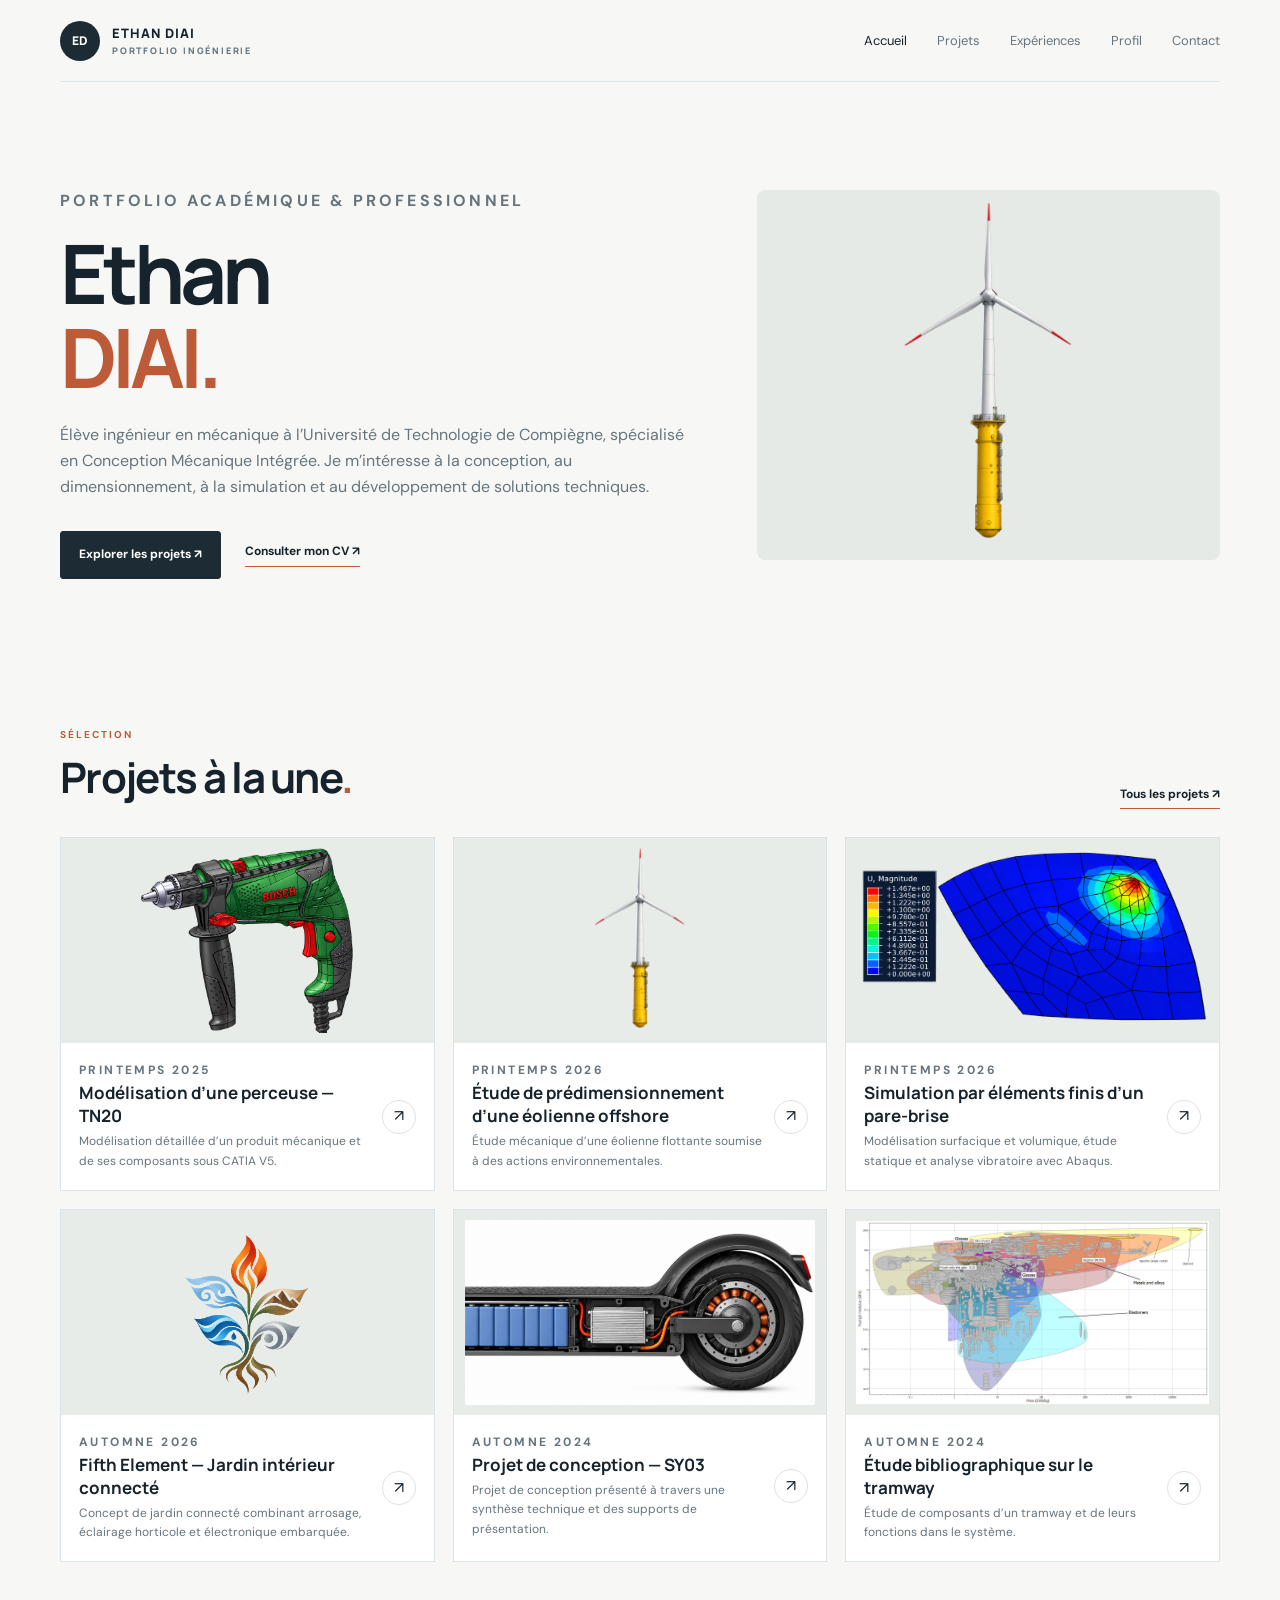
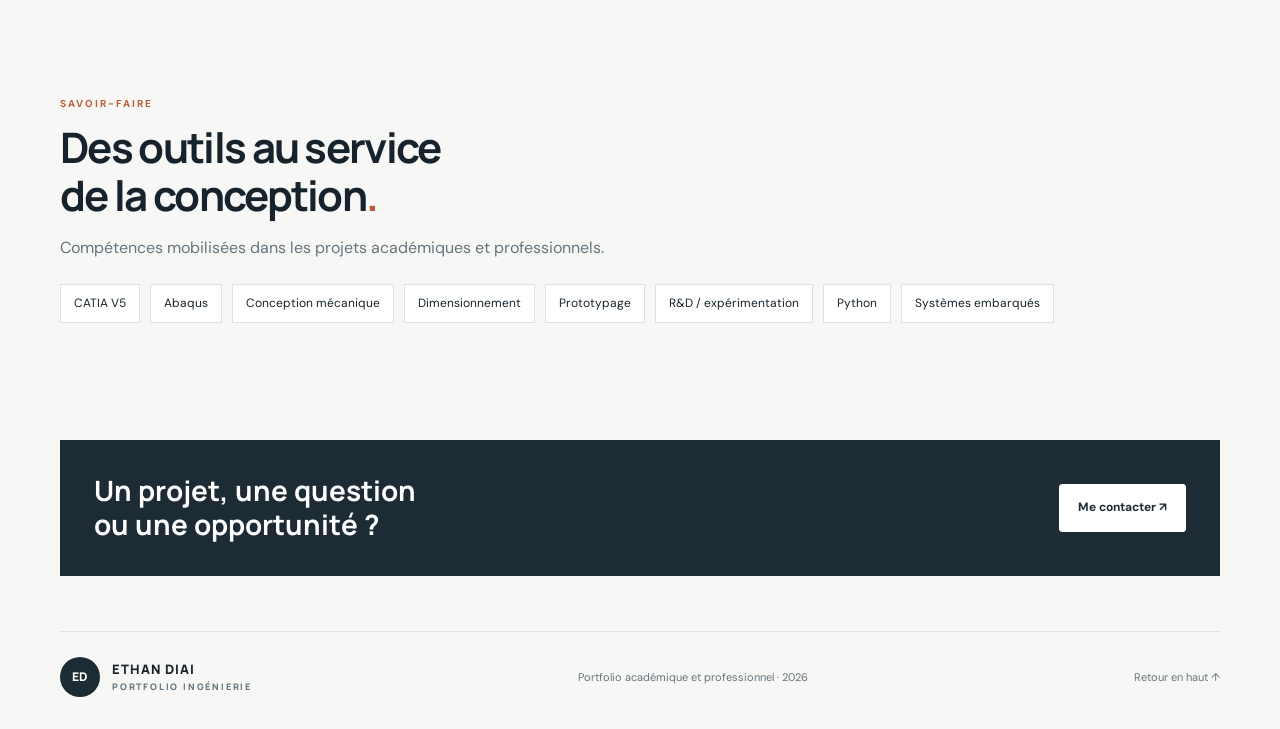
<file: index.html>
<!doctype html>
<html lang="fr">

<head>
    <meta charset="utf-8">
    <meta name="viewport" content="width=device-width,initial-scale=1">
    <meta name="description"
        content="Portfolio académique et professionnel d’Ethan DIAI, élève ingénieur en mécanique à l’UTC.">
    <title>Accueil — Ethan DIAI</title>
    <link rel="stylesheet" href="css/style.css">
    <script src="js/main.js" defer></script>
</head>

<body><a class="skip-link" href="#contenu">Aller au contenu</a>
    <header class="site-header"><a class="brand" href="index.html"><span class="brand-mark">ED</span><span
                class="brand-text">ETHAN DIAI <span>PORTFOLIO INGÉNIERIE</span></span></a><button class="menu-toggle"
            aria-expanded="false" aria-label="Ouvrir le menu">☰</button>
        <nav class="navigation" aria-label="Navigation principale"><a class="active" href="index.html">Accueil</a><a
                class="" href="projets.html">Projets</a><a class="" href="experiences.html">Expériences</a><a class=""
                href="profil.html">Profil</a><a class="" href="contact.html">Contact</a></nav>
    </header>
    <main id="contenu">
        <section class="hero section-shell">
            <div>
                <p class="eyebrow">PORTFOLIO ACADÉMIQUE & PROFESSIONNEL</p>
                <h1>Ethan<br><span class="accent">DIAI.</span></h1>
                <p>Élève ingénieur en mécanique à l’Université de Technologie de Compiègne, spécialisé en Conception
                    Mécanique Intégrée. Je m’intéresse à la conception, au dimensionnement, à la simulation et au
                    développement de solutions techniques.</p>
                <div class="hero-actions"><a class="button button-dark" href="projets.html">Explorer les projets ↗</a><a
                        class="text-link" href="assets/documents/CV-Ethan-Diai.pdf" target="_blank"
                        rel="noopener noreferrer">Consulter mon CV ↗</a></div>
            </div>
            <div class="hero-image"><img src="assets/images/tn13-eolienne.png"
                    alt="Illustration d’une éolienne offshore" fetchpriority="high"></div>
        </section>
        <section class="section section-shell">
            <div class="section-head">
                <div>
                    <p class="eyebrow">SÉLECTION</p>
                    <h2>Projets à la une<span class="accent">.</span></h2>
                </div><a class="text-link" href="projets.html">Tous les projets ↗</a>
            </div>
            <div class="project-grid"><a class="project-card" data-category="tn20" href="projets/tn20.html"><img
                        src="assets/images/tn20.png" alt="Illustration : Modélisation d’une perceuse — TN20"
                        loading="lazy">
                    <div class="project-card-info">
                        <div>
                            <p class="eyebrow">Printemps 2025</p>
                            <h3>Modélisation d’une perceuse — TN20</h3>
                            <p>Modélisation détaillée d’un produit mécanique et de ses composants sous CATIA V5.</p>
                        </div><span class="arrow-circle">↗</span>
                    </div>
                </a><a class="project-card" data-category="tn13" href="projets/tn13.html"><img
                        src="assets/images/tn13-eolienne.png"
                        alt="Illustration : Étude de prédimensionnement d’une éolienne offshore" loading="lazy">
                    <div class="project-card-info">
                        <div>
                            <p class="eyebrow">Printemps 2026</p>
                            <h3>Étude de prédimensionnement d’une éolienne offshore</h3>
                            <p>Étude mécanique d’une éolienne flottante soumise à des actions environnementales.</p>
                        </div><span class="arrow-circle">↗</span>
                    </div>
                </a><a class="project-card" data-category="mq06" href="projets/mq06.html"><img
                        src="assets/images/mq06-abaqus.png"
                        alt="Illustration : Simulation par éléments finis d’un pare-brise" loading="lazy">
                    <div class="project-card-info">
                        <div>
                            <p class="eyebrow">Printemps 2026</p>
                            <h3>Simulation par éléments finis d’un pare-brise</h3>
                            <p>Modélisation surfacique et volumique, étude statique et analyse vibratoire avec Abaqus.
                            </p>
                        </div><span class="arrow-circle">↗</span>
                    </div>
                </a><a class="project-card" data-category="fifth-element" href="projets/fifth-element.html"><img
                        src="assets/images/fifth-element.png"
                        alt="Illustration : Fifth Element — Jardin intérieur connecté" loading="lazy">
                    <div class="project-card-info">
                        <div>
                            <p class="eyebrow">Automne 2026</p>
                            <h3>Fifth Element — Jardin intérieur connecté</h3>
                            <p>Concept de jardin connecté combinant arrosage, éclairage horticole et électronique
                                embarquée.</p>
                        </div><span class="arrow-circle">↗</span>
                    </div>
                </a><a class="project-card" data-category="sy03" href="projets/sy03.html"><img
                        src="assets/images/sy03.png" alt="Illustration : Projet de conception — SY03" loading="lazy">
                    <div class="project-card-info">
                        <div>
                            <p class="eyebrow">Automne 2024</p>
                            <h3>Projet de conception — SY03</h3>
                            <p>Projet de conception présenté à travers une synthèse technique et des supports de
                                présentation.</p>
                        </div><span class="arrow-circle">↗</span>
                    </div>
                </a><a class="project-card" data-category="mq17" href="projets/mq17.html"><img
                        src="assets/images/mq17-tramway.png" alt="Illustration : Étude bibliographique sur le tramway"
                        loading="lazy">
                    <div class="project-card-info">
                        <div>
                            <p class="eyebrow">Automne 2024</p>
                            <h3>Étude bibliographique sur le tramway</h3>
                            <p>Étude de composants d’un tramway et de leurs fonctions dans le système.</p>
                        </div><span class="arrow-circle">↗</span>
                    </div>
                </a></div>
        </section>
        <section class="section section-shell">
            <p class="eyebrow">SAVOIR-FAIRE</p>
            <h2>Des outils au service<br>de la conception<span class="accent">.</span></h2>
            <p class="muted">Compétences mobilisées dans les projets académiques et professionnels.</p>
            <div class="skill-row"><span class="skill">CATIA V5</span><span class="skill">Abaqus</span><span
                    class="skill">Conception mécanique</span><span class="skill">Dimensionnement</span><span
                    class="skill">Prototypage</span><span class="skill">R&D / expérimentation</span><span
                    class="skill">Python</span><span class="skill">Systèmes embarqués</span></div>
        </section>
        <section class="cta section-shell">
            <h2>Un projet, une question<br>ou une opportunité ?</h2><a class="button button-light"
                href="contact.html">Me contacter ↗</a>
        </section>
    </main>
    <footer class="site-footer section-shell"><a class="brand" href="index.html"><span class="brand-mark">ED</span><span
                class="brand-text">ETHAN DIAI <span>PORTFOLIO INGÉNIERIE</span></span></a>
        <p>Portfolio académique et professionnel · <span id="year">2026</span></p><a class="back-top"
            href="#contenu">Retour en haut ↑</a>
    </footer>
</body>

</html>
</file>
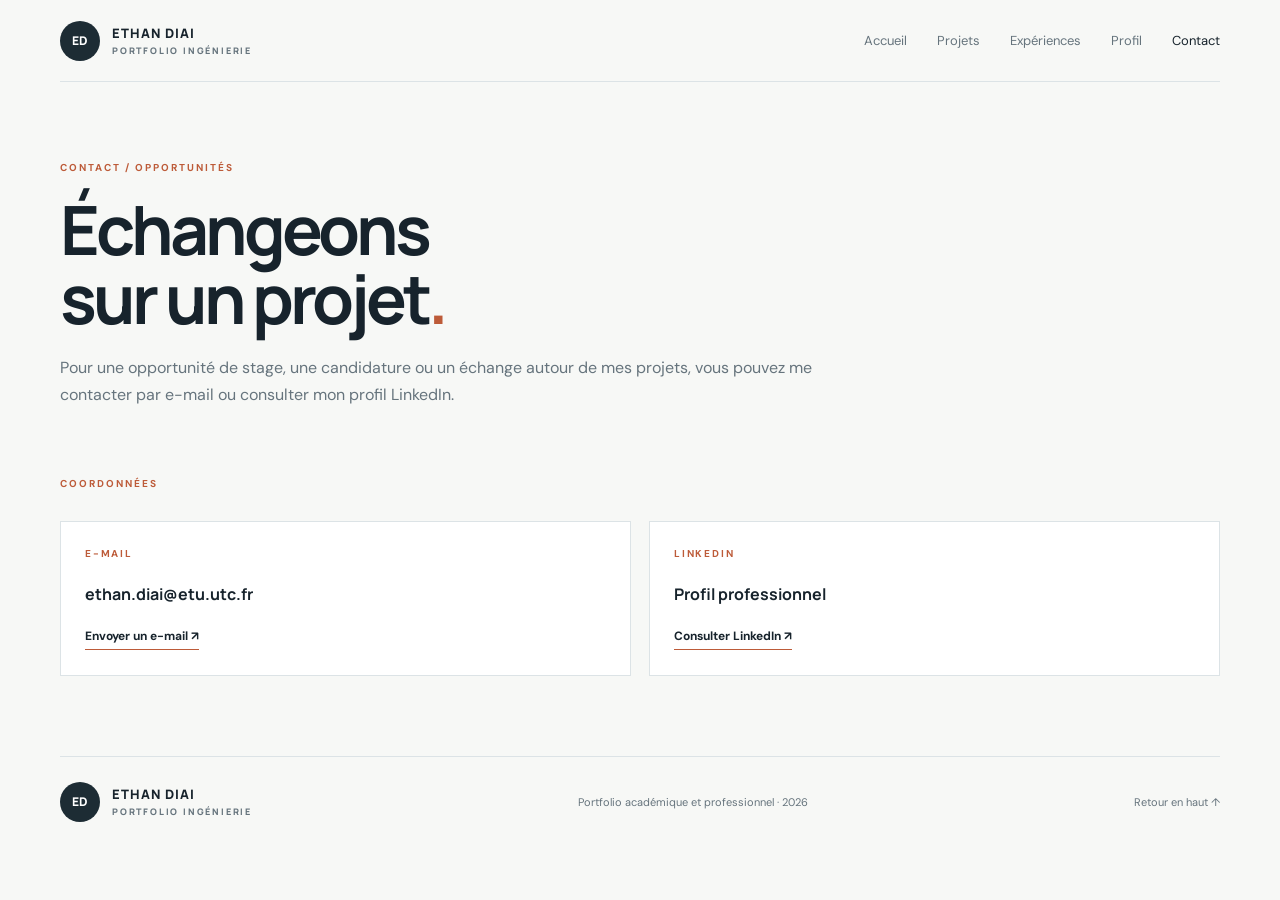
<file: contact.html>
<!doctype html>
<html lang="fr">

<head>
  <meta charset="utf-8">
  <meta name="viewport" content="width=device-width,initial-scale=1">
  <meta name="description"
    content="Portfolio académique et professionnel d’Ethan DIAI, élève ingénieur en mécanique à l’UTC.">
  <title>Contact — Ethan DIAI</title>
  <link rel="stylesheet" href="css/style.css">
  <script src="js/main.js" defer></script>
</head>

<body><a class="skip-link" href="#contenu">Aller au contenu</a>
  <header class="site-header"><a class="brand" href="index.html"><span class="brand-mark">ED</span><span
        class="brand-text">ETHAN DIAI <span>PORTFOLIO INGÉNIERIE</span></span></a><button class="menu-toggle"
      aria-expanded="false" aria-label="Ouvrir le menu">☰</button>
    <nav class="navigation" aria-label="Navigation principale"><a class="" href="index.html">Accueil</a><a class=""
        href="projets.html">Projets</a><a class="" href="experiences.html">Expériences</a><a class=""
        href="profil.html">Profil</a><a class="active" href="contact.html">Contact</a></nav>
  </header>
  <main id="contenu">
    <section class="page-hero section-shell">
      <p class="eyebrow">CONTACT / OPPORTUNITÉS</p>
      <h1>Échangeons<br>sur un projet<span class="accent">.</span></h1>
      <p>Pour une opportunité de stage, une candidature ou un échange autour de mes projets, vous pouvez me contacter par e-mail ou consulter mon profil LinkedIn.</p>
    </section>
    <section class="contact-layout section-shell contact-cards-wrap">
      <div class="contact-intro">
        <p class="eyebrow">COORDONNÉES</p>
      </div>
      <div class="contact-cards">
        <a class="contact-card" href="mailto:ethan.diai@etu.utc.fr"><span
            class="contact-card-label">E-MAIL</span><strong>ethan.diai@etu.utc.fr</strong><span
            class="contact-card-action">Envoyer un e-mail ↗</span></a>
        <a class="contact-card" href="https://www.linkedin.com/in/ethan-diai-077366198" target="_blank"
          rel="noopener noreferrer"><span class="contact-card-label">LINKEDIN</span><strong>Profil
            professionnel</strong><span class="contact-card-action">Consulter LinkedIn ↗</span></a>
      </div>
    </section>
  </main>
  <footer class="site-footer section-shell"><a class="brand" href="index.html"><span class="brand-mark">ED</span><span
        class="brand-text">ETHAN DIAI <span>PORTFOLIO INGÉNIERIE</span></span></a>
    <p>Portfolio académique et professionnel · <span id="year">2026</span></p><a class="back-top" href="#contenu">Retour
      en haut ↑</a>
  </footer>
</body>

</html>
</file>
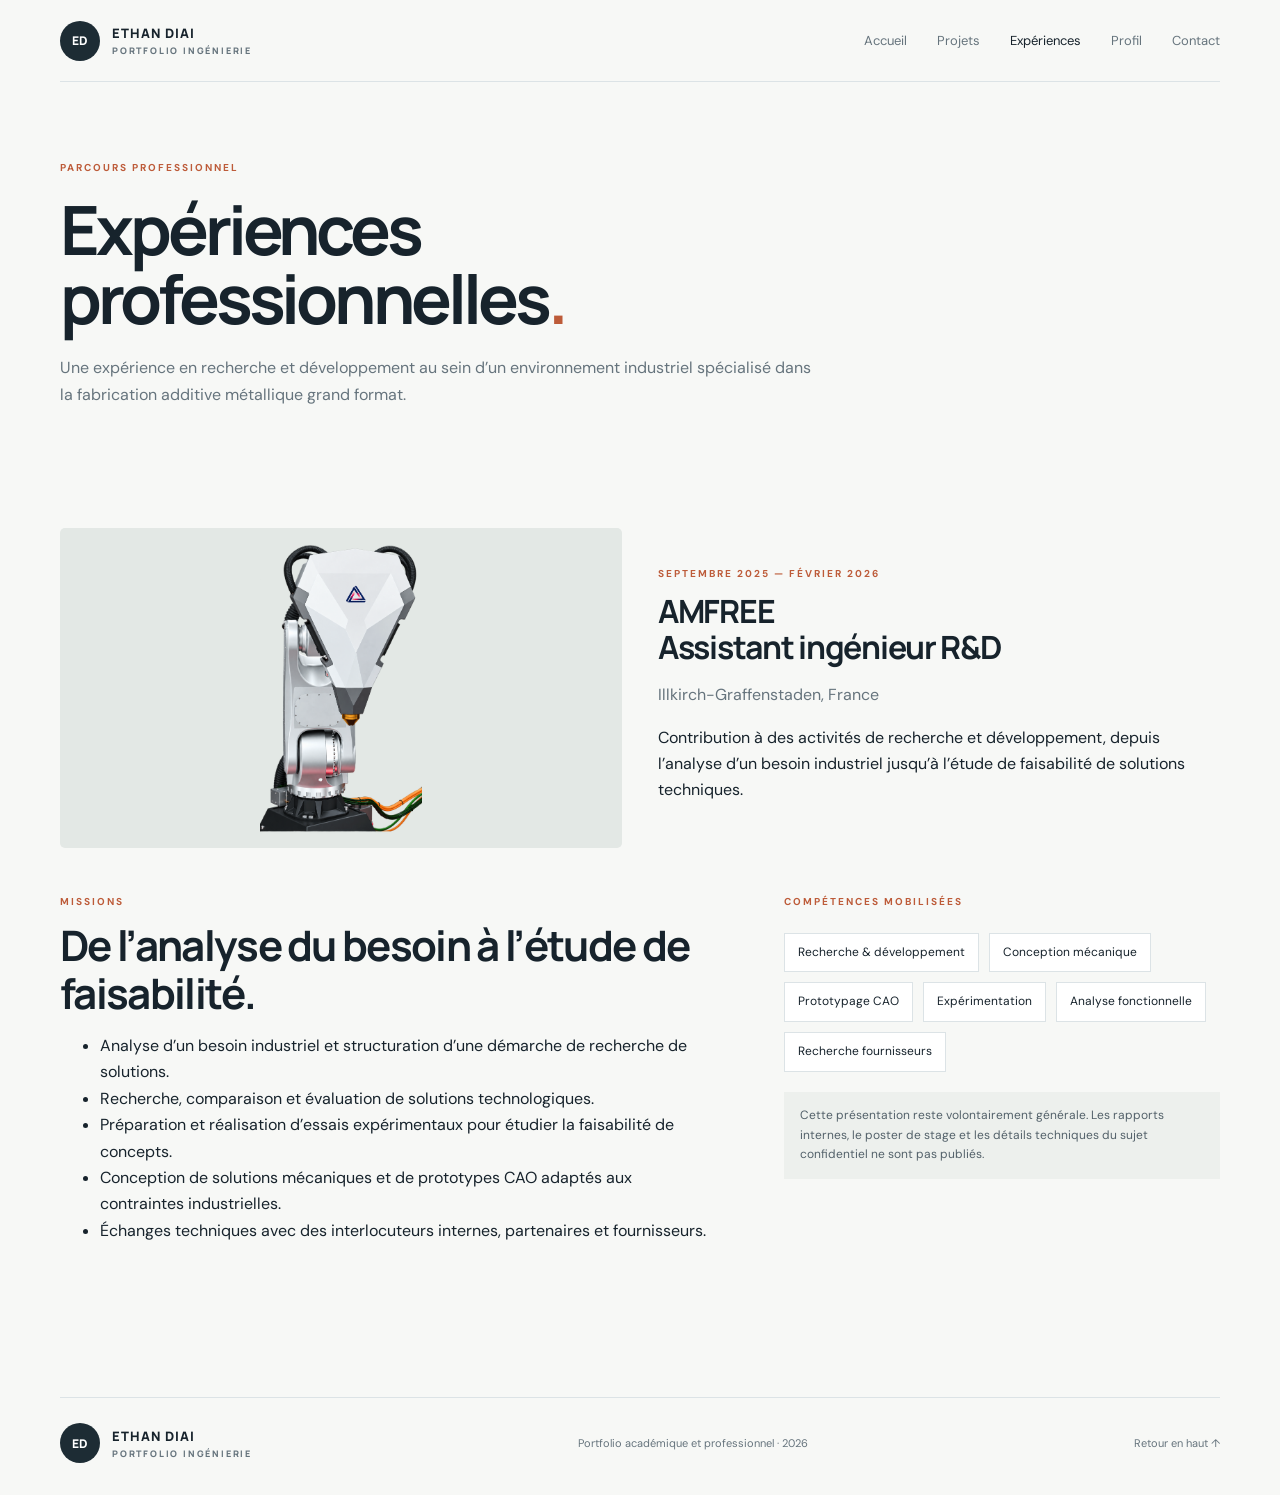
<file: experiences.html>
<!doctype html>
<html lang="fr">

<head>
    <meta charset="utf-8">
    <meta name="viewport" content="width=device-width,initial-scale=1">
    <meta name="description"
        content="Portfolio académique et professionnel d’Ethan DIAI, élève ingénieur en mécanique à l’UTC.">
    <title>Expériences professionnelles — Ethan DIAI</title>
    <link rel="stylesheet" href="css/style.css">
    <script src="js/main.js" defer></script>
</head>

<body><a class="skip-link" href="#contenu">Aller au contenu</a>
    <header class="site-header"><a class="brand" href="index.html"><span class="brand-mark">ED</span><span
                class="brand-text">ETHAN DIAI <span>PORTFOLIO INGÉNIERIE</span></span></a><button class="menu-toggle"
            aria-expanded="false" aria-label="Ouvrir le menu">☰</button>
        <nav class="navigation" aria-label="Navigation principale"><a class="" href="index.html">Accueil</a><a class=""
                href="projets.html">Projets</a><a class="active" href="experiences.html">Expériences</a><a class=""
                href="profil.html">Profil</a><a class="" href="contact.html">Contact</a></nav>
    </header>
    <main id="contenu">
        <section class="page-hero section-shell">
            <p class="eyebrow">PARCOURS PROFESSIONNEL</p>
            <h1>Expériences<br>professionnelles<span class="accent">.</span></h1>
            <p>Une expérience en recherche et développement au sein d’un environnement industriel spécialisé dans la
                fabrication additive métallique grand format.</p>
        </section>
        <section class="section section-shell">
            <div class="experience-banner"><img src="assets/images/amfree-robot.png"
                    alt="Équipement industriel associé à l’environnement AMFREE">
                <div>
                    <p class="eyebrow">SEPTEMBRE 2025 — FÉVRIER 2026</p>
                    <h2>AMFREE<br>Assistant ingénieur R&D</h2>
                    <p class="muted">Illkirch-Graffenstaden, France</p>
                    <p>Contribution à des activités de recherche et développement, depuis l’analyse d’un besoin
                        industriel jusqu’à l’étude de faisabilité de solutions techniques.</p>
                </div>
            </div>
            <div class="profile-layout">
                <div>
                    <p class="eyebrow">MISSIONS</p>
                    <h2>De l’analyse du besoin à l’étude de faisabilité.</h2>
                    <ul>
                        <li>Analyse d’un besoin industriel et structuration d’une démarche de recherche de solutions.
                        </li>
                        <li>Recherche, comparaison et évaluation de solutions technologiques.</li>
                        <li>Préparation et réalisation d’essais expérimentaux pour étudier la faisabilité de concepts.
                        </li>
                        <li>Conception de solutions mécaniques et de prototypes CAO adaptés aux contraintes
                            industrielles.</li>
                        <li>Échanges techniques avec des interlocuteurs internes, partenaires et fournisseurs.</li>
                    </ul>
                </div>
                <aside>
                    <p class="eyebrow">COMPÉTENCES MOBILISÉES</p>
                    <div class="skill-row"><span class="skill">Recherche & développement</span><span
                            class="skill">Conception mécanique</span><span class="skill">Prototypage CAO</span><span
                            class="skill">Expérimentation</span><span class="skill">Analyse fonctionnelle</span><span
                            class="skill">Recherche fournisseurs</span></div>
                    <div class="notice">Cette présentation reste volontairement générale. Les rapports internes, le
                        poster de stage et les détails techniques du sujet confidentiel ne sont pas publiés.</div>
                </aside>
            </div>
        </section>
    </main>
    <footer class="site-footer section-shell"><a class="brand" href="index.html"><span class="brand-mark">ED</span><span
                class="brand-text">ETHAN DIAI <span>PORTFOLIO INGÉNIERIE</span></span></a>
        <p>Portfolio académique et professionnel · <span id="year">2026</span></p><a class="back-top"
            href="#contenu">Retour en haut ↑</a>
    </footer>
</body>

</html>
</file>
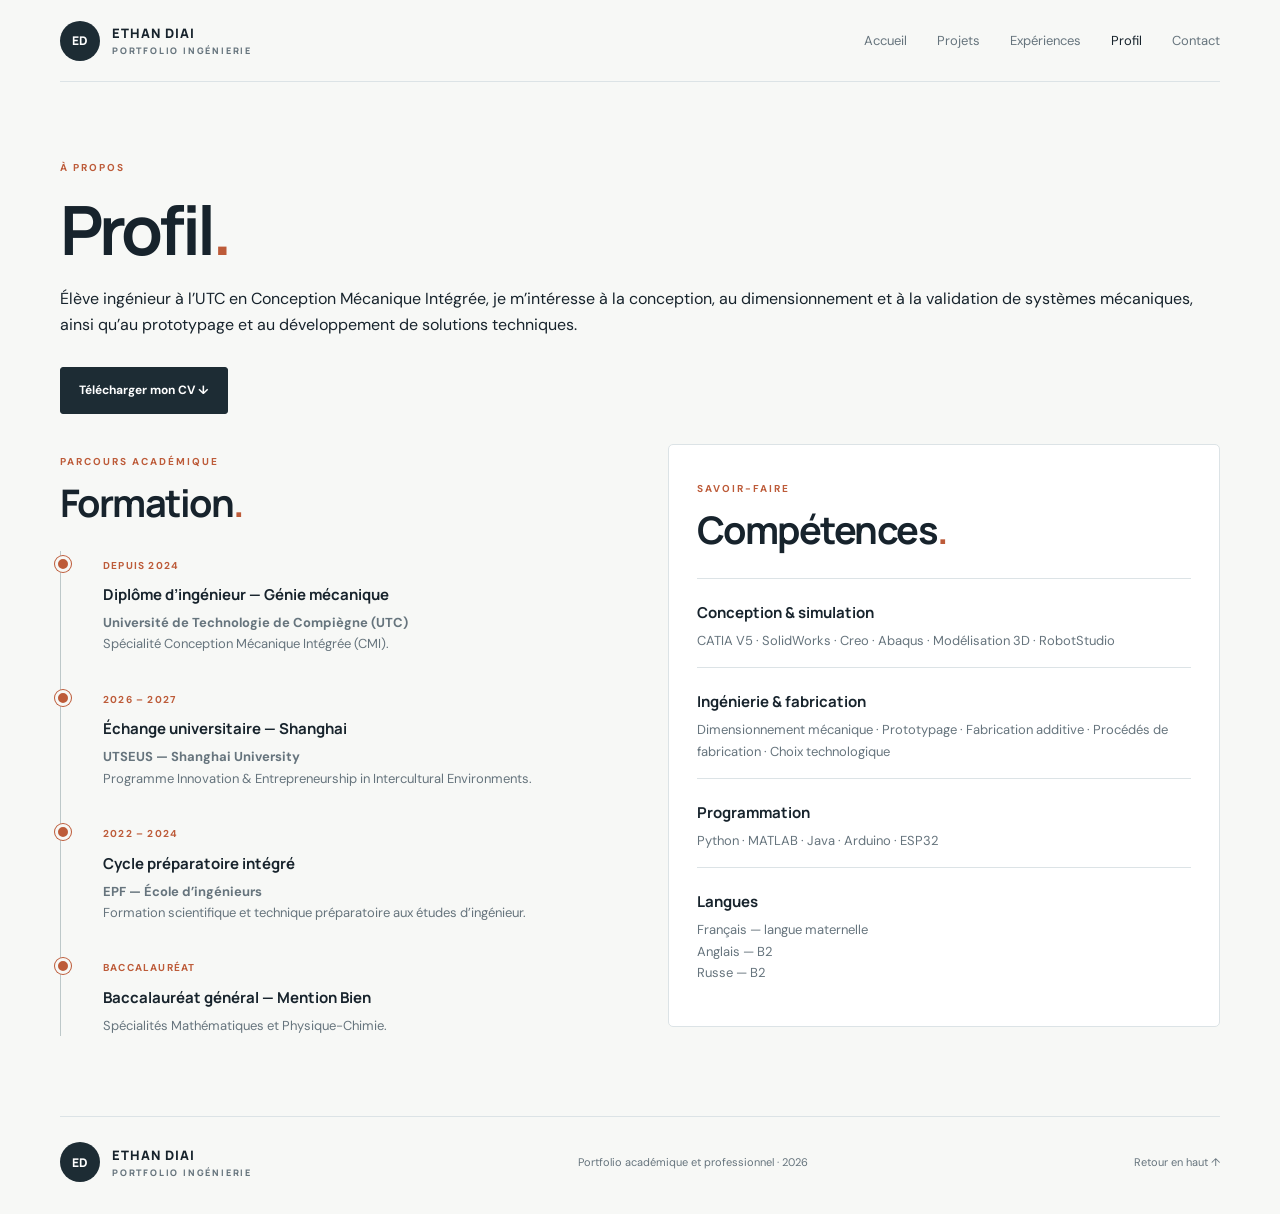
<file: profil.html>
<!doctype html>
<html lang="fr">

<head>
  <meta charset="utf-8">
  <meta name="viewport" content="width=device-width,initial-scale=1">
  <meta name="description"
    content="Portfolio académique et professionnel d’Ethan DIAI, élève ingénieur en mécanique à l’UTC.">
  <title>Profil — Ethan DIAI</title>
  <link rel="stylesheet" href="css/style.css">
  <script src="js/main.js" defer></script>
</head>

<body><a class="skip-link" href="#contenu">Aller au contenu</a>
  <header class="site-header"><a class="brand" href="index.html"><span class="brand-mark">ED</span><span
        class="brand-text">ETHAN DIAI <span>PORTFOLIO INGÉNIERIE</span></span></a><button class="menu-toggle"
      aria-expanded="false" aria-label="Ouvrir le menu">☰</button>
    <nav class="navigation" aria-label="Navigation principale"><a class="" href="index.html">Accueil</a><a class=""
        href="projets.html">Projets</a><a class="" href="experiences.html">Expériences</a><a class="active"
        href="profil.html">Profil</a><a class="" href="contact.html">Contact</a></nav>
  </header>
  <main id="contenu">
    <section class="page-hero section-shell profile-intro">
      <p class="eyebrow">À PROPOS</p>
      <h1>Profil<span class="accent">.</span></h1>
      <p>Élève ingénieur à l’UTC en Conception Mécanique Intégrée, je m’intéresse à la conception, au dimensionnement et
        à la validation de systèmes mécaniques, ainsi qu’au prototypage et au développement de solutions techniques.</p>
      <a class="button button-dark" href="assets/documents/CV-Ethan-Diai.pdf" target="_blank"rel="noopener noreferrer"="CV-Ethan-DIAI.pdf">Télécharger
        mon CV ↓</a>
    </section>
    <section class="profile-columns section-shell">
      <div class="education-column">
        <p class="eyebrow">PARCOURS ACADÉMIQUE</p>
        <h2>Formation<span class="accent">.</span></h2>
        <ol class="timeline">
          <li class="timeline-item"><span class="timeline-date">Depuis 2024</span>
            <h3>Diplôme d’ingénieur — Génie mécanique</h3>
            <p><strong>Université de Technologie de Compiègne (UTC)</strong><br>Spécialité Conception Mécanique Intégrée
              (CMI).</p>
          </li>
          <li class="timeline-item"><span class="timeline-date">2026 – 2027</span>
            <h3>Échange universitaire — Shanghai</h3>
            <p><strong>UTSEUS — Shanghai University</strong><br>Programme Innovation & Entrepreneurship in Intercultural
              Environments.</p>
          </li>
          <li class="timeline-item"><span class="timeline-date">2022 – 2024</span>
            <h3>Cycle préparatoire intégré</h3>
            <p><strong>EPF — École d’ingénieurs</strong><br>Formation scientifique et technique préparatoire aux études
              d’ingénieur.</p>
          </li>
          <li class="timeline-item"><span class="timeline-date">Baccalauréat</span>
            <h3>Baccalauréat général — Mention Bien</h3>
            <p>Spécialités Mathématiques et Physique-Chimie.</p>
          </li>
        </ol>
      </div>
      <aside class="skills-panel">
        <p class="eyebrow">SAVOIR-FAIRE</p>
        <h2>Compétences<span class="accent">.</span></h2>
        <div class="skill-group">
          <h3>Conception & simulation</h3>
          <p>CATIA V5 · SolidWorks · Creo · Abaqus · Modélisation 3D · RobotStudio</p>
        </div>
        <div class="skill-group">
          <h3>Ingénierie & fabrication</h3>
          <p>Dimensionnement mécanique · Prototypage · Fabrication additive · Procédés de fabrication · Choix
            technologique</p>
        </div>
        <div class="skill-group">
          <h3>Programmation</h3>
          <p>Python · MATLAB · Java · Arduino · ESP32</p>
        </div>
        <div class="skill-group">
          <h3>Langues</h3>
          <p>Français — langue maternelle<br>Anglais — B2<br>Russe — B2</p>
        </div>
      </aside>
    </section>
  </main>
  <footer class="site-footer section-shell"><a class="brand" href="index.html"><span class="brand-mark">ED</span><span
        class="brand-text">ETHAN DIAI <span>PORTFOLIO INGÉNIERIE</span></span></a>
    <p>Portfolio académique et professionnel · <span id="year">2026</span></p><a class="back-top" href="#contenu">Retour
      en haut ↑</a>
  </footer>
</body>

</html>
</file>
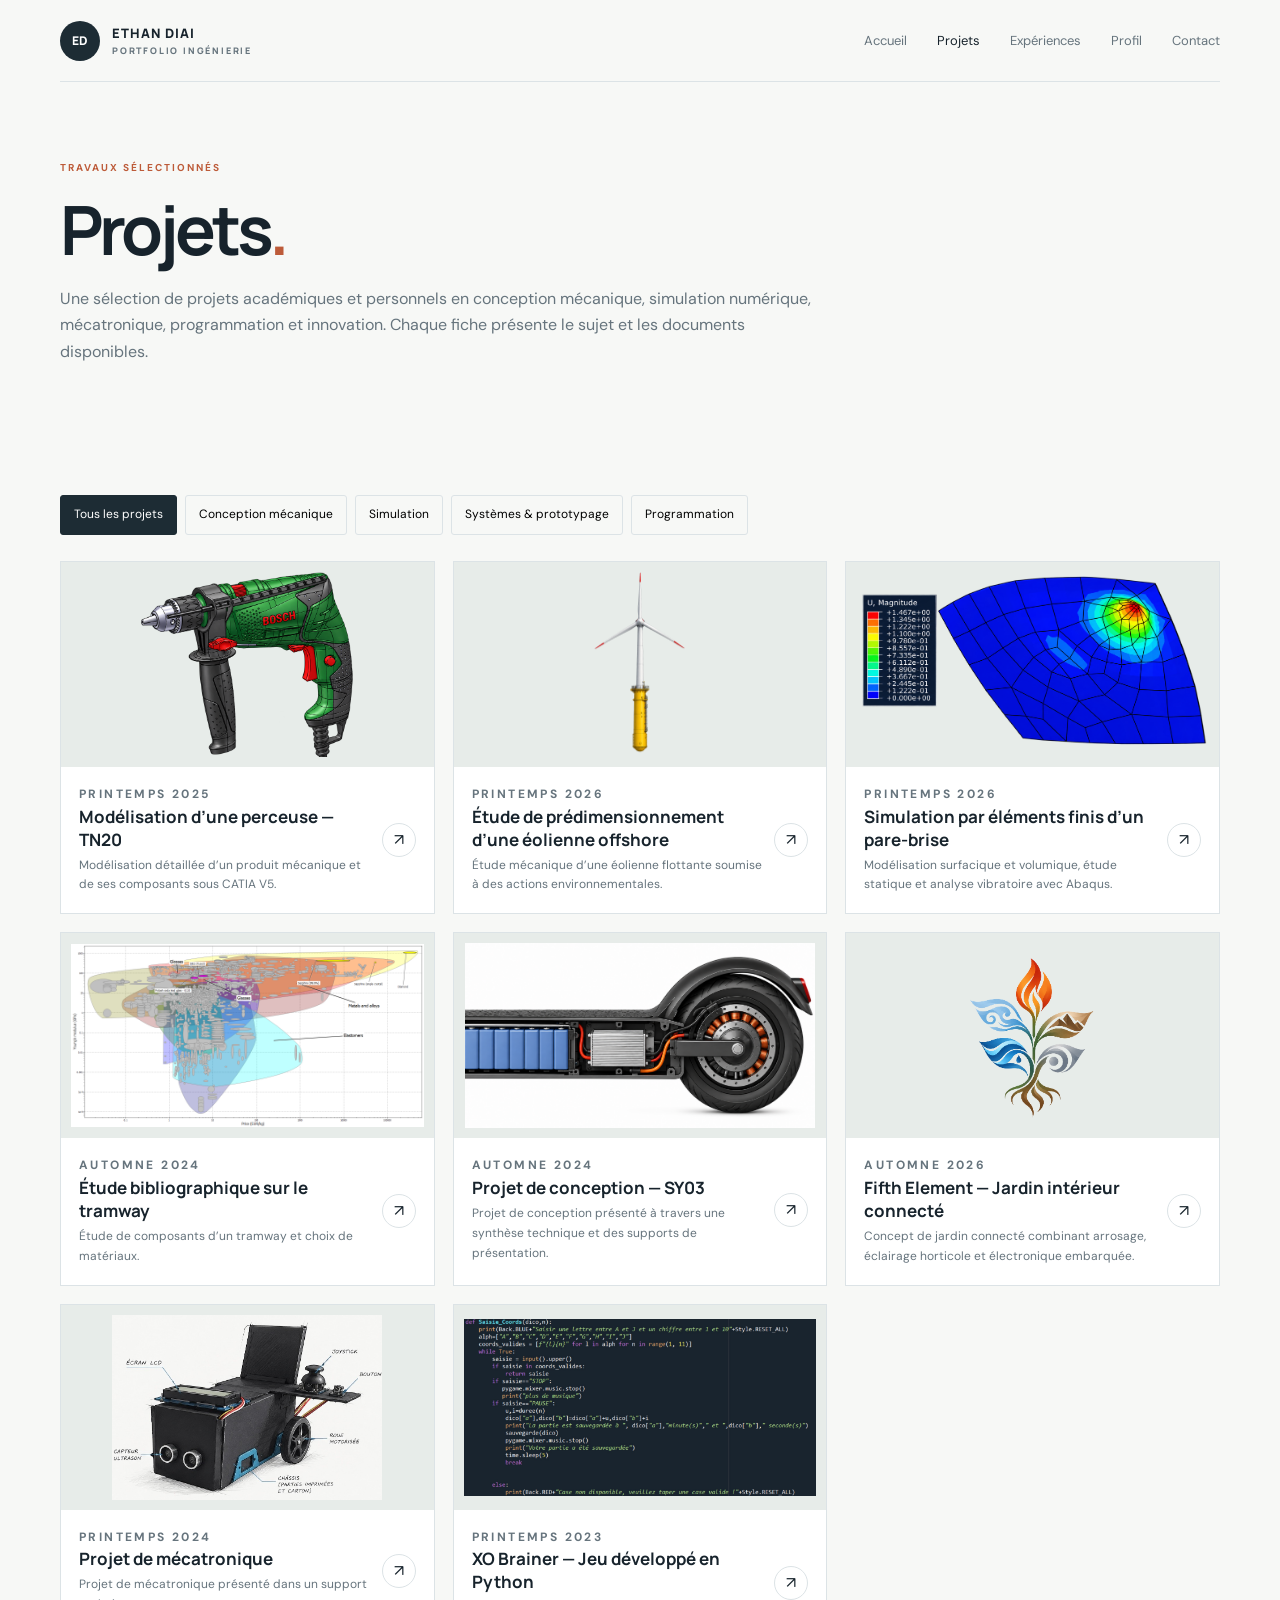
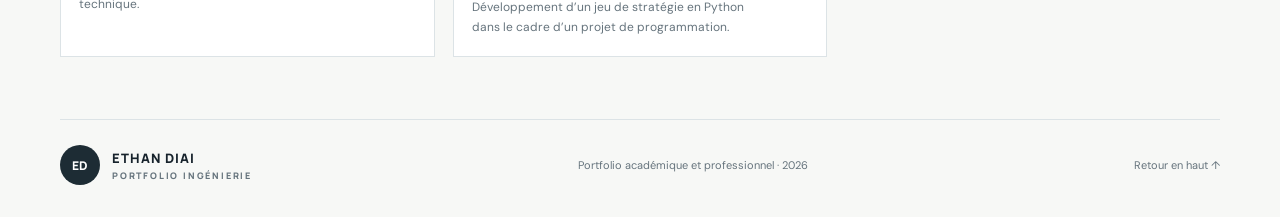
<file: projets.html>
<!doctype html>
<html lang="fr">

<head>
    <meta charset="utf-8">
    <meta name="viewport" content="width=device-width,initial-scale=1">
    <meta name="description"
        content="Portfolio académique et professionnel d’Ethan DIAI, élève ingénieur en mécanique à l’UTC.">
    <title>Projets — Ethan DIAI</title>
    <link rel="stylesheet" href="css/style.css">
    <script src="js/main.js" defer></script>
</head>

<body><a class="skip-link" href="#contenu">Aller au contenu</a>
    <header class="site-header"><a class="brand" href="index.html"><span class="brand-mark">ED</span><span
                class="brand-text">ETHAN DIAI <span>PORTFOLIO INGÉNIERIE</span></span></a><button class="menu-toggle"
            aria-expanded="false" aria-label="Ouvrir le menu">☰</button>
        <nav class="navigation" aria-label="Navigation principale"><a class="" href="index.html">Accueil</a><a
                class="active" href="projets.html">Projets</a><a class="" href="experiences.html">Expériences</a><a
                class="" href="profil.html">Profil</a><a class="" href="contact.html">Contact</a></nav>
    </header>
    <main id="contenu">
        <section class="page-hero section-shell">
            <p class="eyebrow">TRAVAUX SÉLECTIONNÉS</p>
            <h1>Projets<span class="accent">.</span></h1>
            <p>Une sélection de projets académiques et personnels en conception mécanique, simulation numérique,
                mécatronique, programmation et innovation. Chaque fiche présente le sujet et les documents disponibles.
            </p>
        </section>
        <section class="section section-shell">
            <div class="filters"><button class="filter-btn active" data-filter="all" aria-pressed="true">Tous les
                    projets</button><button class="filter-btn" data-filter="mecanique" aria-pressed="false">Conception
                    mécanique</button><button class="filter-btn" data-filter="simulation"
                    aria-pressed="false">Simulation</button><button class="filter-btn" data-filter="systemes"
                    aria-pressed="false">Systèmes & prototypage</button><button class="filter-btn"
                    data-filter="programmation" aria-pressed="false">Programmation</button></div>
            <div class="project-grid"><a class="project-card" data-category="mecanique" href="projets/tn20.html"><img
                        src="assets/images/tn20.png" alt="Illustration : Modélisation d’une perceuse — TN20"
                        loading="lazy">
                    <div class="project-card-info">
                        <div>
                            <p class="eyebrow">Printemps 2025</p>
                            <h3>Modélisation d’une perceuse — TN20</h3>
                            <p>Modélisation détaillée d’un produit mécanique et de ses composants sous CATIA V5.</p>
                        </div><span class="arrow-circle">↗</span>
                    </div>
                </a><a class="project-card" data-category="mecanique" href="projets/tn13.html"><img
                        src="assets/images/tn13-eolienne.png"
                        alt="Illustration : Étude de prédimensionnement d’une éolienne offshore" loading="lazy">
                    <div class="project-card-info">
                        <div>
                            <p class="eyebrow">Printemps 2026</p>
                            <h3>Étude de prédimensionnement d’une éolienne offshore</h3>
                            <p>Étude mécanique d’une éolienne flottante soumise à des actions environnementales.</p>
                        </div><span class="arrow-circle">↗</span>
                    </div>
                </a><a class="project-card" data-category="simulation" href="projets/mq06.html"><img
                        src="assets/images/mq06-abaqus.png"
                        alt="Illustration : Simulation par éléments finis d’un pare-brise" loading="lazy">
                    <div class="project-card-info">
                        <div>
                            <p class="eyebrow">Printemps 2026</p>
                            <h3>Simulation par éléments finis d’un pare-brise</h3>
                            <p>Modélisation surfacique et volumique, étude statique et analyse vibratoire avec Abaqus.
                            </p>
                        </div><span class="arrow-circle">↗</span>
                    </div>
                </a><a class="project-card" data-category="mecanique" href="projets/mq17.html"><img
                        src="assets/images/mq17-tramway.png" alt="Illustration : Étude bibliographique sur le tramway"
                        loading="lazy">
                    <div class="project-card-info">
                        <div>
                            <p class="eyebrow">Automne 2024</p>
                            <h3>Étude bibliographique sur le tramway</h3>
                            <p>Étude de composants d’un tramway et choix de matériaux.</p>
                        </div><span class="arrow-circle">↗</span>
                    </div>
                </a><a class="project-card" data-category="systemes" href="projets/sy03.html"><img
                        src="assets/images/sy03.png" alt="Illustration : Projet de conception — SY03" loading="lazy">
                    <div class="project-card-info">
                        <div>
                            <p class="eyebrow">Automne 2024</p>
                            <h3>Projet de conception — SY03</h3>
                            <p>Projet de conception présenté à travers une synthèse technique et des supports de
                                présentation.</p>
                        </div><span class="arrow-circle">↗</span>
                    </div>
                </a><a class="project-card" data-category="systemes" href="projets/fifth-element.html"><img
                        src="assets/images/fifth-element.png"
                        alt="Illustration : Fifth Element — Jardin intérieur connecté" loading="lazy">
                    <div class="project-card-info">
                        <div>
                            <p class="eyebrow">Automne 2026</p>
                            <h3>Fifth Element — Jardin intérieur connecté</h3>
                            <p>Concept de jardin connecté combinant arrosage, éclairage horticole et électronique
                                embarquée.</p>
                        </div><span class="arrow-circle">↗</span>
                    </div>
                </a><a class="project-card" data-category="systemes" href="projets/mecatronique.html"><img
                        src="assets/images/mecatronique.jpg" alt="Illustration : Projet de mécatronique"
                        loading="lazy">
                    <div class="project-card-info">
                        <div>
                            <p class="eyebrow">Printemps 2024</p>
                            <h3>Projet de mécatronique</h3>
                            <p>Projet de mécatronique présenté dans un support technique.</p>
                        </div><span class="arrow-circle">↗</span>
                    </div>
                </a><a class="project-card" data-category="programmation" href="projets/xo-brainer.html"><img
                        src="assets/images/xo-brainer.jpg" alt="Illustration : XO Brainer — Jeu développé en Python"
                        loading="lazy">
                    <div class="project-card-info">
                        <div>
                            <p class="eyebrow">Printemps 2023</p>
                            <h3>XO Brainer — Jeu développé en Python</h3>
                            <p>Développement d’un jeu de stratégie en Python dans le cadre d’un projet de programmation.
                            </p>
                        </div><span class="arrow-circle">↗</span>
                    </div>
                </a></div>
        </section>
    </main>
    <footer class="site-footer section-shell"><a class="brand" href="index.html"><span class="brand-mark">ED</span><span
                class="brand-text">ETHAN DIAI <span>PORTFOLIO INGÉNIERIE</span></span></a>
        <p>Portfolio académique et professionnel · <span id="year">2026</span></p><a class="back-top"
            href="#contenu">Retour en haut ↑</a>
    </footer>
</body>

</html>
</file>
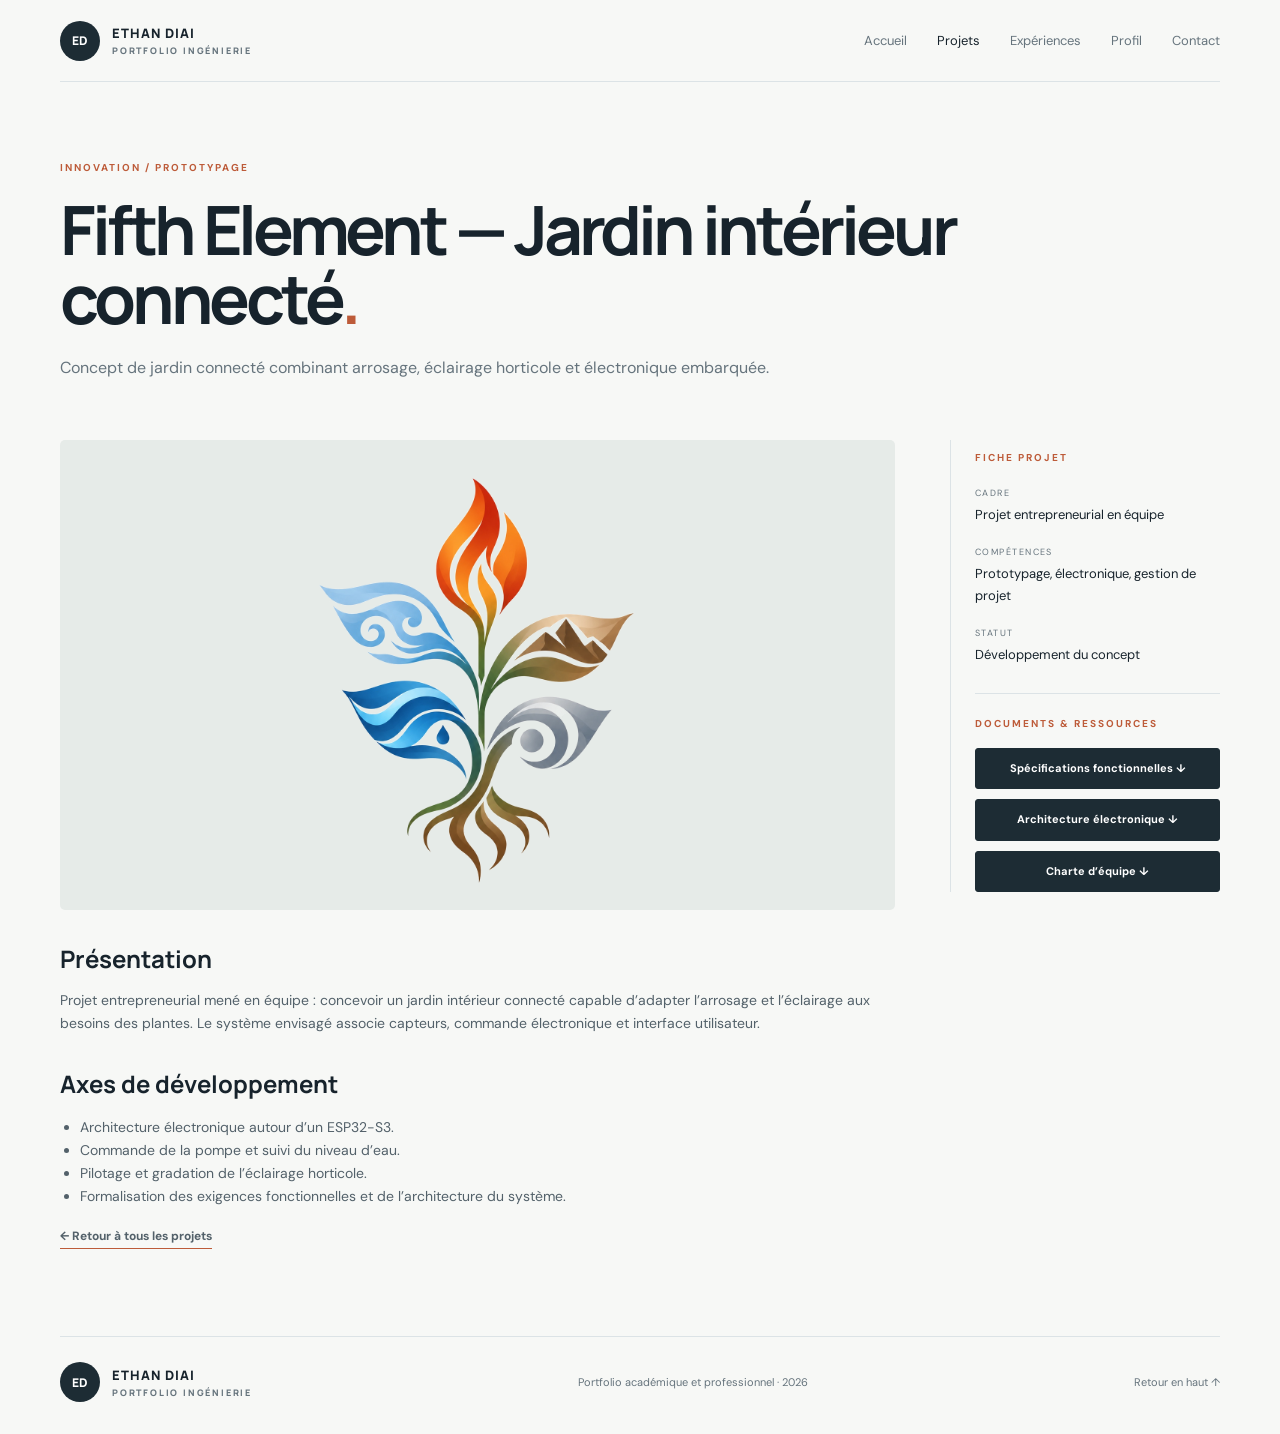
<file: projets/fifth-element.html>
<!doctype html>
<html lang="fr">

<head>
    <meta charset="utf-8">
    <meta name="viewport" content="width=device-width,initial-scale=1">
    <meta name="description"
        content="Portfolio académique et professionnel d’Ethan DIAI, élève ingénieur en mécanique à l’UTC.">
    <title>Fifth Element — Jardin intérieur connecté — Ethan DIAI</title>
    <link rel="stylesheet" href="../css/style.css">
    <script src="../js/main.js" defer></script>
</head>

<body><a class="skip-link" href="#contenu">Aller au contenu</a>
    <header class="site-header"><a class="brand" href="../index.html"><span class="brand-mark">ED</span><span
                class="brand-text">ETHAN DIAI <span>PORTFOLIO INGÉNIERIE</span></span></a><button class="menu-toggle"
            aria-expanded="false" aria-label="Ouvrir le menu">☰</button>
        <nav class="navigation" aria-label="Navigation principale"><a class="" href="../index.html">Accueil</a><a
                class="active" href="../projets.html">Projets</a><a class=""
                href="../experiences.html">Expériences</a><a class="" href="../profil.html">Profil</a><a class=""
                href="../contact.html">Contact</a></nav>
    </header>
    <main id="contenu">
        <section class="page-hero section-shell">
            <p class="eyebrow">Innovation / Prototypage</p>
            <h1>Fifth Element — Jardin intérieur connecté<span class="accent">.</span></h1>
            <p>Concept de jardin connecté combinant arrosage, éclairage horticole et électronique embarquée.</p>
        </section>
        <section class="project-detail section-shell">
            <div class="detail-main">
                <div class="detail-visual"><img src="../assets/images/fifth-element.png"
                        alt="Illustration du projet Fifth Element — Jardin intérieur connecté"></div>
                <h2>Présentation</h2>
                <p>Projet entrepreneurial mené en équipe : concevoir un jardin intérieur connecté capable d’adapter
                    l’arrosage et l’éclairage aux besoins des plantes. Le système envisagé associe capteurs, commande
                    électronique et interface utilisateur.</p>
                <h2>Axes de développement</h2>
                <ul>
                    <li>Architecture électronique autour d’un ESP32-S3.</li>
                    <li>Commande de la pompe et suivi du niveau d’eau.</li>
                    <li>Pilotage et gradation de l’éclairage horticole.</li>
                    <li>Formalisation des exigences fonctionnelles et de l’architecture du système.</li>
                </ul>
                <p><a class="text-link" href="../projets.html">← Retour à tous les projets</a></p>
            </div>
            <aside class="detail-sidebar">
                <p class="eyebrow">FICHE PROJET</p>
                <dl>
                    <dt>CADRE</dt>
                    <dd>Projet entrepreneurial en équipe</dd>
                    <dt>COMPÉTENCES</dt>
                    <dd>Prototypage, électronique, gestion de projet</dd>
                    <dt>STATUT</dt>
                    <dd>Développement du concept</dd>
                </dl>
                <div class="sidebar-resources">
                    <p class="eyebrow">DOCUMENTS & RESSOURCES</p><a class="button button-dark resource-button"
                        href="../assets/documents/Fifth-Element-specifications-fonctionnelles.pdf"
                        target="_blank"rel="noopener noreferrer">Spécifications fonctionnelles ↓</a><a class="button button-dark resource-button"
                        href="../assets/documents/Fifth-Element-architecture-electronique.pdf" target="_blank"rel="noopener noreferrer">Architecture
                        électronique ↓</a><a class="button button-dark resource-button"
                        href="../assets/documents/Fifth-Element-charte-equipe.pdf" target="_blank"rel="noopener noreferrer">Charte d’équipe ↓</a>
                </div>
            </aside>
        </section>
    </main>
    <footer class="site-footer section-shell"><a class="brand" href="../index.html"><span
                class="brand-mark">ED</span><span class="brand-text">ETHAN DIAI <span>PORTFOLIO
                    INGÉNIERIE</span></span></a>
        <p>Portfolio académique et professionnel · <span id="year">2026</span></p><a class="back-top"
            href="#contenu">Retour en haut ↑</a>
    </footer>
</body>

</html>
</file>
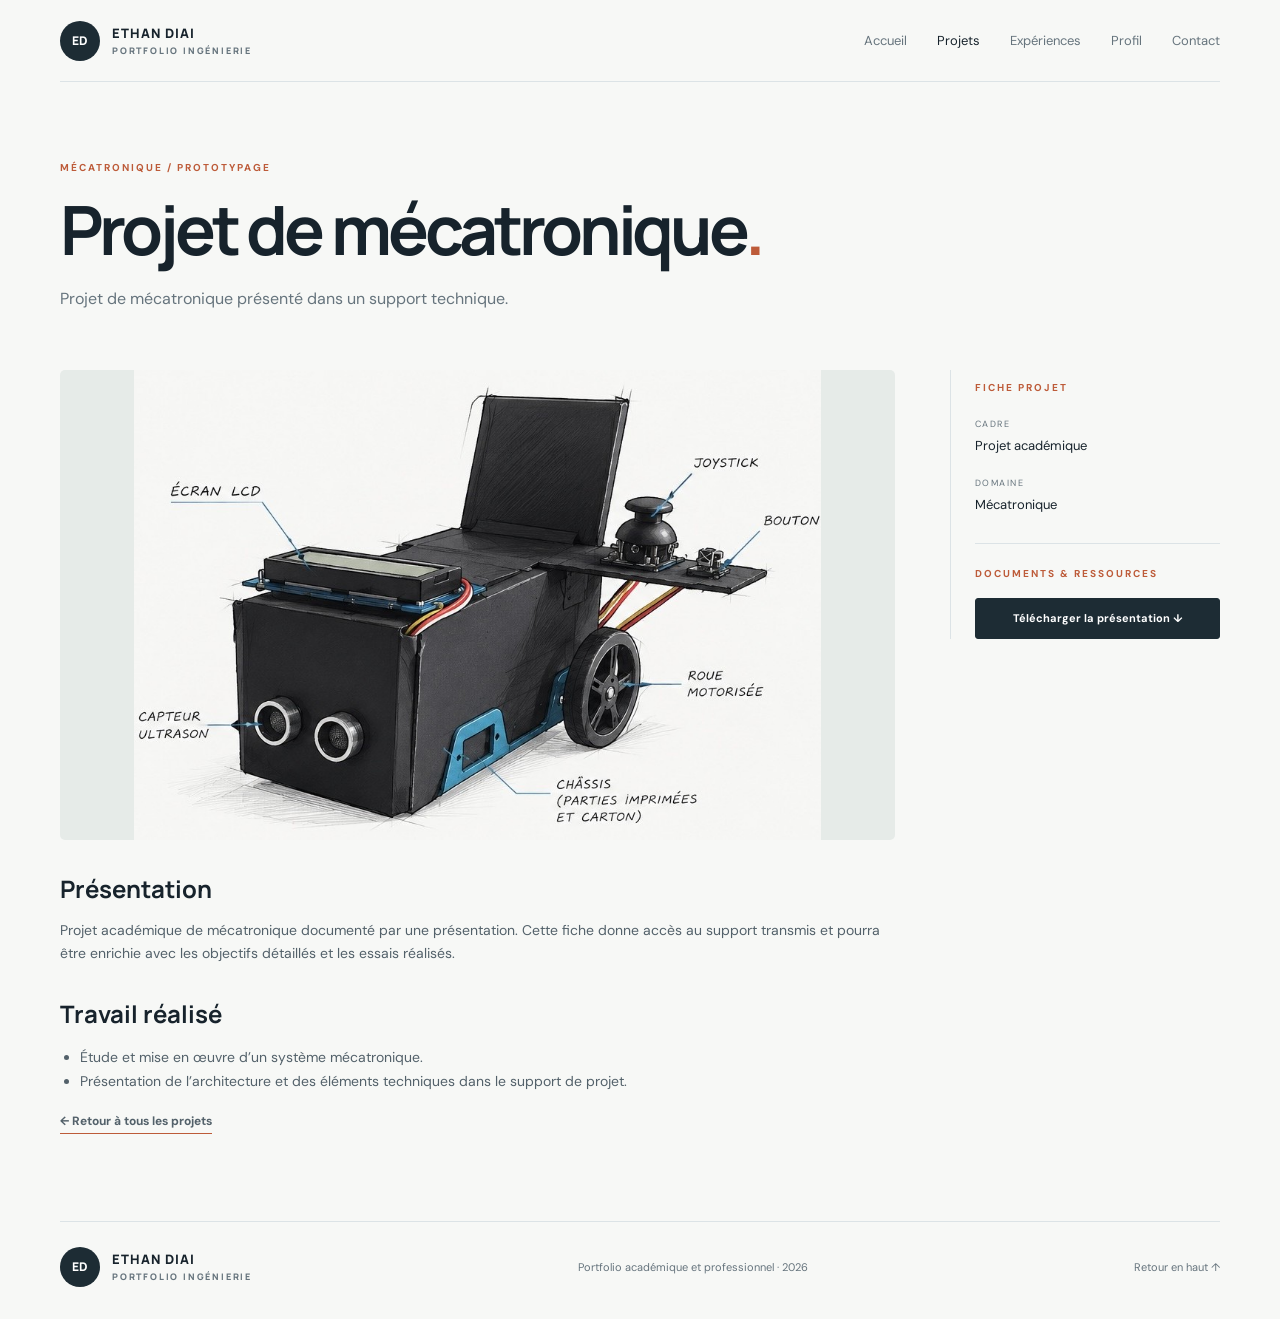
<file: projets/mecatronique.html>
<!doctype html>
<html lang="fr">

<head>
    <meta charset="utf-8">
    <meta name="viewport" content="width=device-width,initial-scale=1">
    <meta name="description"
        content="Portfolio académique et professionnel d’Ethan DIAI, élève ingénieur en mécanique à l’UTC.">
    <title>Projet de mécatronique — Ethan DIAI</title>
    <link rel="stylesheet" href="../css/style.css">
    <script src="../js/main.js" defer></script>
</head>

<body><a class="skip-link" href="#contenu">Aller au contenu</a>
    <header class="site-header"><a class="brand" href="../index.html"><span class="brand-mark">ED</span><span
                class="brand-text">ETHAN DIAI <span>PORTFOLIO INGÉNIERIE</span></span></a><button class="menu-toggle"
            aria-expanded="false" aria-label="Ouvrir le menu">☰</button>
        <nav class="navigation" aria-label="Navigation principale"><a class="" href="../index.html">Accueil</a><a
                class="active" href="../projets.html">Projets</a><a class=""
                href="../experiences.html">Expériences</a><a class="" href="../profil.html">Profil</a><a class=""
                href="../contact.html">Contact</a></nav>
    </header>
    <main id="contenu">
        <section class="page-hero section-shell">
            <p class="eyebrow">Mécatronique / Prototypage</p>
            <h1>Projet de mécatronique<span class="accent">.</span></h1>
            <p>Projet de mécatronique présenté dans un support technique.</p>
        </section>
        <section class="project-detail section-shell">
            <div class="detail-main">
                <div class="detail-visual"><img src="../assets/images/mecatronique.jpg"
                        alt="Illustration du projet Projet de mécatronique"></div>
                <h2>Présentation</h2>
                <p>Projet académique de mécatronique documenté par une présentation. Cette fiche donne accès au support
                    transmis et pourra être enrichie avec les objectifs détaillés et les essais réalisés.</p>
                <h2>Travail réalisé</h2>
                <ul>
                    <li>Étude et mise en œuvre d’un système mécatronique.</li>
                    <li>Présentation de l’architecture et des éléments techniques dans le support de projet.</li>
                </ul>
                <p><a class="text-link" href="../projets.html">← Retour à tous les projets</a></p>
            </div>
            <aside class="detail-sidebar">
                <p class="eyebrow">FICHE PROJET</p>
                <dl>
                    <dt>CADRE</dt>
                    <dd>Projet académique</dd>
                    <dt>DOMAINE</dt>
                    <dd>Mécatronique</dd>
                </dl>
                <div class="sidebar-resources">
                    <p class="eyebrow">DOCUMENTS & RESSOURCES</p><a class="button button-dark resource-button"
                        href="../assets/documents/Projet-mecatronique-presentation.pdf" target="_blank"rel="noopener noreferrer">Télécharger la
                        présentation ↓</a>
                </div>
            </aside>
        </section>
    </main>
    <footer class="site-footer section-shell"><a class="brand" href="../index.html"><span
                class="brand-mark">ED</span><span class="brand-text">ETHAN DIAI <span>PORTFOLIO
                    INGÉNIERIE</span></span></a>
        <p>Portfolio académique et professionnel · <span id="year">2026</span></p><a class="back-top"
            href="#contenu">Retour en haut ↑</a>
    </footer>
</body>

</html>
</file>
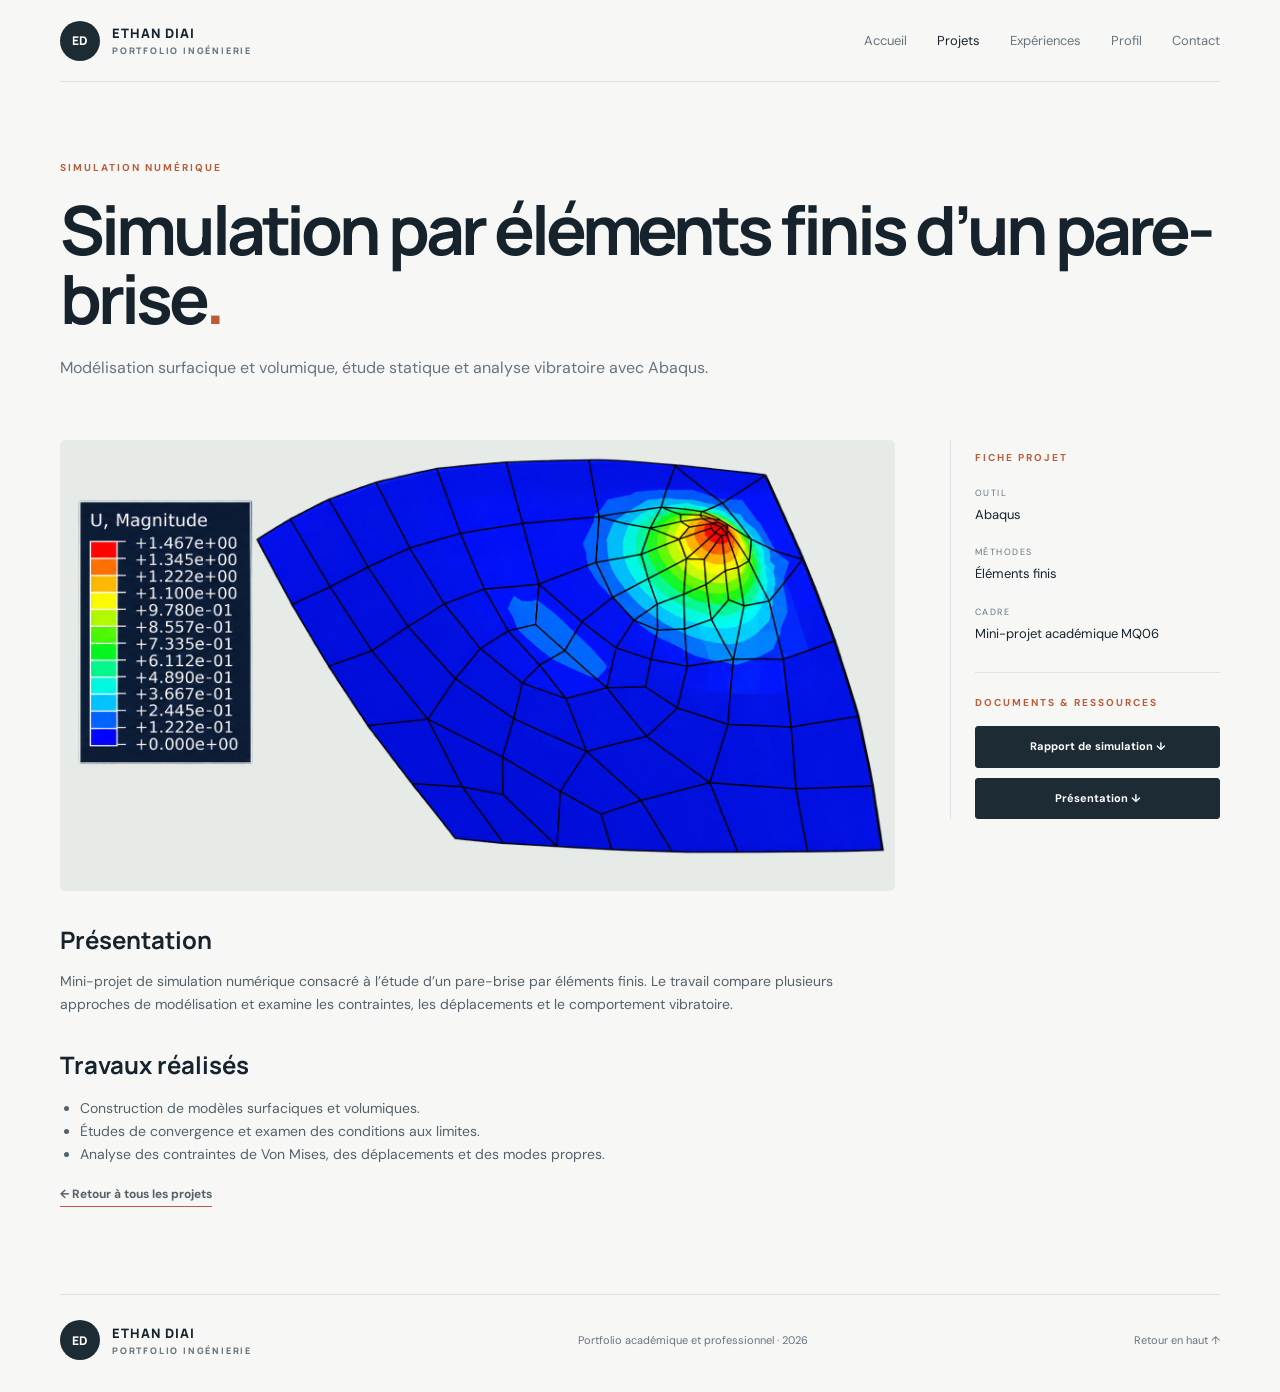
<file: projets/mq06.html>
<!doctype html>
<html lang="fr">

<head>
    <meta charset="utf-8">
    <meta name="viewport" content="width=device-width,initial-scale=1">
    <meta name="description"
        content="Portfolio académique et professionnel d’Ethan DIAI, élève ingénieur en mécanique à l’UTC.">
    <title>Simulation par éléments finis d’un pare-brise — Ethan DIAI</title>
    <link rel="stylesheet" href="../css/style.css">
    <script src="../js/main.js" defer></script>
</head>

<body><a class="skip-link" href="#contenu">Aller au contenu</a>
    <header class="site-header"><a class="brand" href="../index.html"><span class="brand-mark">ED</span><span
                class="brand-text">ETHAN DIAI <span>PORTFOLIO INGÉNIERIE</span></span></a><button class="menu-toggle"
            aria-expanded="false" aria-label="Ouvrir le menu">☰</button>
        <nav class="navigation" aria-label="Navigation principale"><a class="" href="../index.html">Accueil</a><a
                class="active" href="../projets.html">Projets</a><a class=""
                href="../experiences.html">Expériences</a><a class="" href="../profil.html">Profil</a><a class=""
                href="../contact.html">Contact</a></nav>
    </header>
    <main id="contenu">
        <section class="page-hero section-shell">
            <p class="eyebrow">Simulation numérique</p>
            <h1>Simulation par éléments finis d’un pare-brise<span class="accent">.</span></h1>
            <p>Modélisation surfacique et volumique, étude statique et analyse vibratoire avec Abaqus.</p>
        </section>
        <section class="project-detail section-shell">
            <div class="detail-main">
                <div class="detail-visual"><img src="../assets/images/mq06-abaqus.png"
                        alt="Illustration du projet Simulation par éléments finis d’un pare-brise"></div>
                <h2>Présentation</h2>
                <p>Mini-projet de simulation numérique consacré à l’étude d’un pare-brise par éléments finis. Le travail
                    compare plusieurs approches de modélisation et examine les contraintes, les déplacements et le
                    comportement vibratoire.</p>
                <h2>Travaux réalisés</h2>
                <ul>
                    <li>Construction de modèles surfaciques et volumiques.</li>
                    <li>Études de convergence et examen des conditions aux limites.</li>
                    <li>Analyse des contraintes de Von Mises, des déplacements et des modes propres.</li>
                </ul>
                <p><a class="text-link" href="../projets.html">← Retour à tous les projets</a></p>
            </div>
            <aside class="detail-sidebar">
                <p class="eyebrow">FICHE PROJET</p>
                <dl>
                    <dt>OUTIL</dt>
                    <dd>Abaqus</dd>
                    <dt>MÉTHODES</dt>
                    <dd>Éléments finis</dd>
                    <dt>CADRE</dt>
                    <dd>Mini-projet académique MQ06</dd>
                </dl>
                <div class="sidebar-resources">
                    <p class="eyebrow">DOCUMENTS & RESSOURCES</p><a class="button button-dark resource-button"
                        href="../assets/documents/MQ06-rapport-Abaqus.pdf" target="_blank"rel="noopener noreferrer">Rapport de simulation
                        ↓</a><a class="button button-dark resource-button"
                        href="../assets/documents/MQ06-presentation.pdf" target="_blank"rel="noopener noreferrer">Présentation ↓</a>
                </div>
            </aside>
        </section>
    </main>
    <footer class="site-footer section-shell"><a class="brand" href="../index.html"><span
                class="brand-mark">ED</span><span class="brand-text">ETHAN DIAI <span>PORTFOLIO
                    INGÉNIERIE</span></span></a>
        <p>Portfolio académique et professionnel · <span id="year">2026</span></p><a class="back-top"
            href="#contenu">Retour en haut ↑</a>
    </footer>
</body>

</html>
</file>
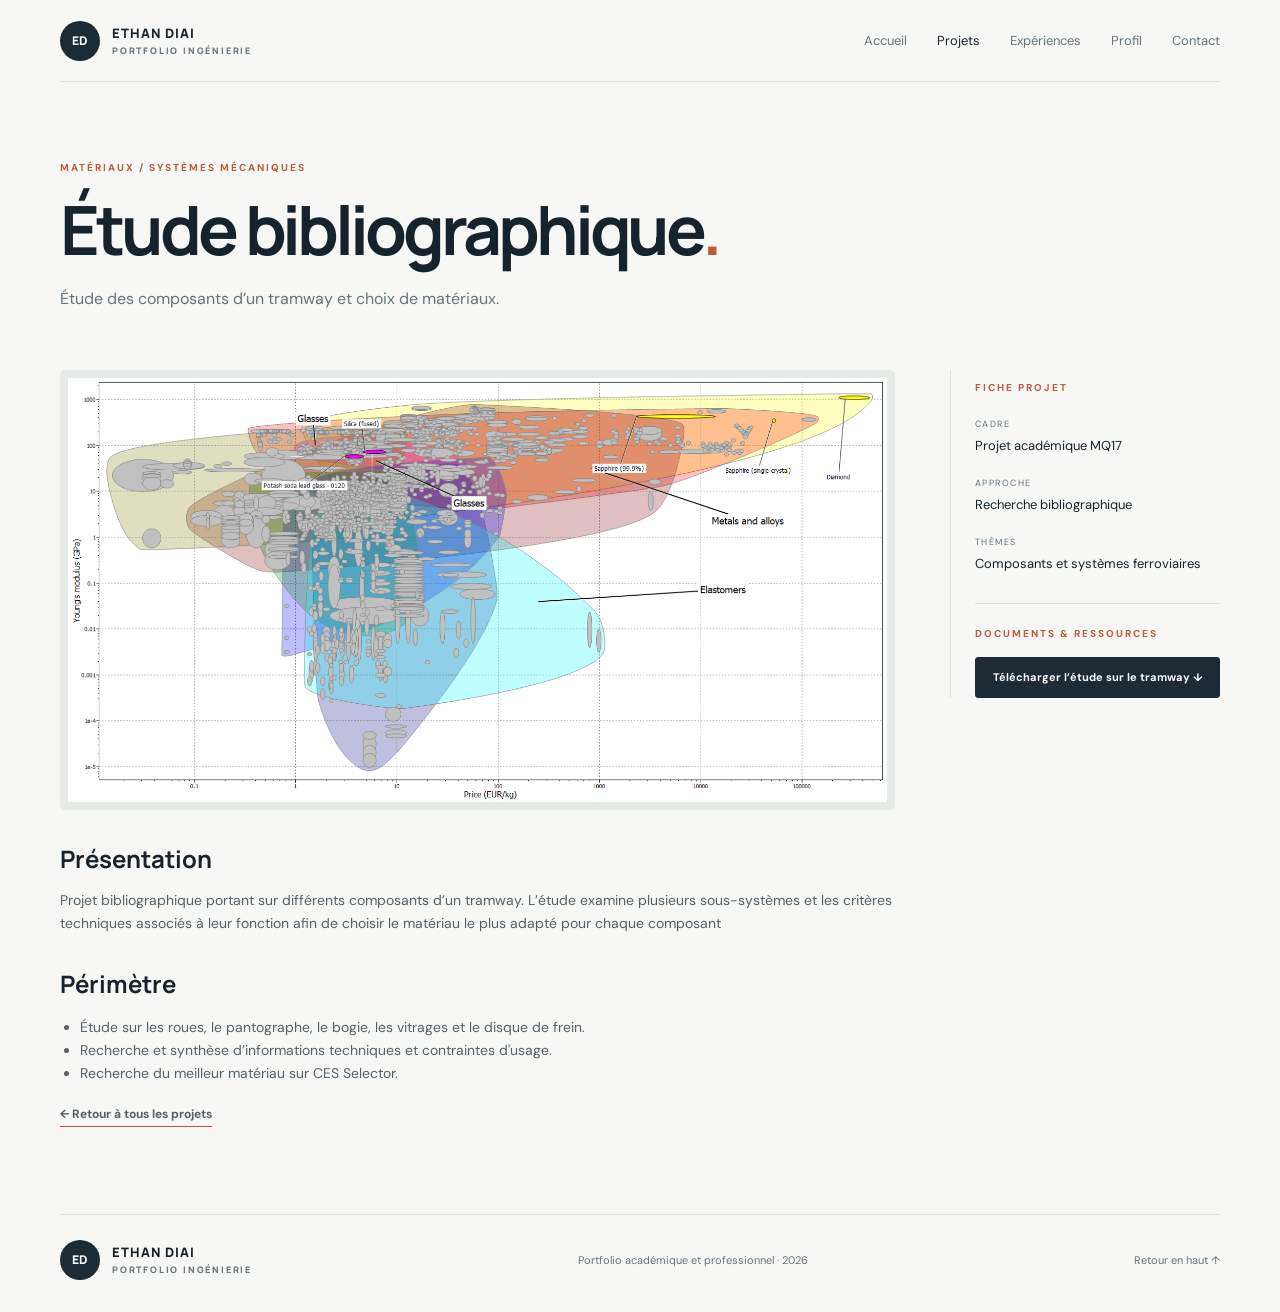
<file: projets/mq17.html>
<!doctype html>
<html lang="fr">

<head>
    <meta charset="utf-8">
    <meta name="viewport" content="width=device-width,initial-scale=1">
    <meta name="description"
        content="Portfolio académique et professionnel d’Ethan DIAI, élève ingénieur en mécanique à l’UTC.">
    <title>Étude bibliographique — Ethan DIAI</title>
    <link rel="stylesheet" href="../css/style.css">
    <script src="../js/main.js" defer></script>
</head>

<body><a class="skip-link" href="#contenu">Aller au contenu</a>
    <header class="site-header"><a class="brand" href="../index.html"><span class="brand-mark">ED</span><span
                class="brand-text">ETHAN DIAI <span>PORTFOLIO INGÉNIERIE</span></span></a><button class="menu-toggle"
            aria-expanded="false" aria-label="Ouvrir le menu">☰</button>
        <nav class="navigation" aria-label="Navigation principale"><a class="" href="../index.html">Accueil</a><a
                class="active" href="../projets.html">Projets</a><a class=""
                href="../experiences.html">Expériences</a><a class="" href="../profil.html">Profil</a><a class=""
                href="../contact.html">Contact</a></nav>
    </header>
    <main id="contenu">
        <section class="page-hero section-shell">
            <p class="eyebrow">Matériaux / Systèmes mécaniques</p>
            <h1>Étude bibliographique<span class="accent">.</span></h1>
            <p>Étude des composants d’un tramway et choix de matériaux.</p>
        </section>
        <section class="project-detail section-shell">
            <div class="detail-main">
                <div class="detail-visual"><img src="../assets/images/mq17-tramway.png"
                        alt="Illustration du projet Étude bibliographique sur le tramway"></div>
                <h2>Présentation</h2>
                <p>Projet bibliographique portant sur différents composants d’un tramway. L’étude examine plusieurs
                    sous-systèmes et les critères techniques associés à leur fonction afin de choisir le matériau le plus adapté pour chaque composant</p>
                <h2>Périmètre</h2>
                <ul>
                    <li>Étude sur les roues, le pantographe, le bogie, les vitrages et le disque de
                        frein.</li>
                    <li>Recherche et synthèse d’informations techniques et contraintes d'usage.</li>
                    <li>Recherche du meilleur matériau sur CES Selector.</li>
                </ul>
                <p><a class="text-link" href="../projets.html">← Retour à tous les projets</a></p>
            </div>
            <aside class="detail-sidebar">
                <p class="eyebrow">FICHE PROJET</p>
                <dl>
                    <dt>CADRE</dt>
                    <dd>Projet académique MQ17</dd>
                    <dt>APPROCHE</dt>
                    <dd>Recherche bibliographique</dd>
                    <dt>THÈMES</dt>
                    <dd>Composants et systèmes ferroviaires</dd>
                </dl>
                <div class="sidebar-resources">
                    <p class="eyebrow">DOCUMENTS & RESSOURCES</p><a class="button button-dark resource-button"
                        href="../assets/documents/MQ17-etude-tramway.pdf" target="_blank"rel="noopener noreferrer">Télécharger l’étude sur le tramway
                        ↓</a>
                </div>
            </aside>
        </section>
    </main>
    <footer class="site-footer section-shell"><a class="brand" href="../index.html"><span
                class="brand-mark">ED</span><span class="brand-text">ETHAN DIAI <span>PORTFOLIO
                    INGÉNIERIE</span></span></a>
        <p>Portfolio académique et professionnel · <span id="year">2026</span></p><a class="back-top"
            href="#contenu">Retour en haut ↑</a>
    </footer>
</body>

</html>
</file>
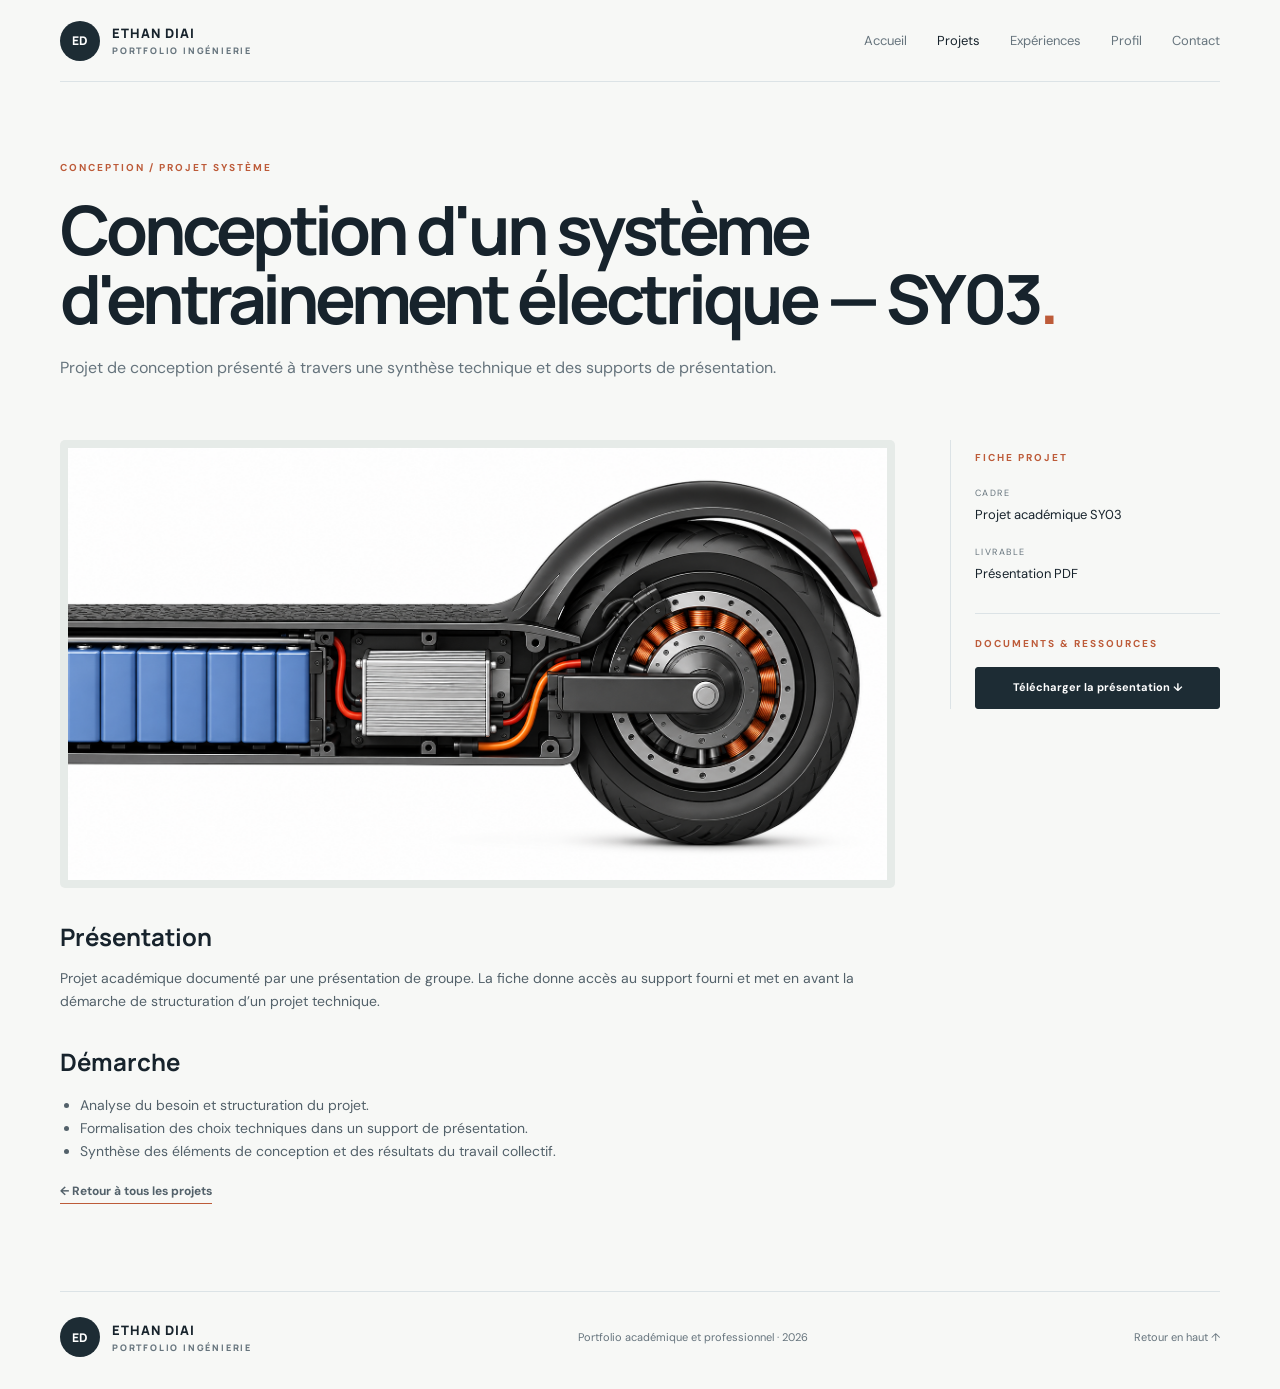
<file: projets/sy03.html>
<!doctype html>
<html lang="fr">

<head>
    <meta charset="utf-8">
    <meta name="viewport" content="width=device-width,initial-scale=1">
    <meta name="description"
        content="Portfolio académique et professionnel d’Ethan DIAI, élève ingénieur en mécanique à l’UTC.">
    <title>Projet de conception — SY03 — Ethan DIAI</title>
    <link rel="stylesheet" href="../css/style.css">
    <script src="../js/main.js" defer></script>
</head>

<body><a class="skip-link" href="#contenu">Aller au contenu</a>
    <header class="site-header"><a class="brand" href="../index.html"><span class="brand-mark">ED</span><span
                class="brand-text">ETHAN DIAI <span>PORTFOLIO INGÉNIERIE</span></span></a><button class="menu-toggle"
            aria-expanded="false" aria-label="Ouvrir le menu">☰</button>
        <nav class="navigation" aria-label="Navigation principale"><a class="" href="../index.html">Accueil</a><a
                class="active" href="../projets.html">Projets</a><a class=""
                href="../experiences.html">Expériences</a><a class="" href="../profil.html">Profil</a><a class=""
                href="../contact.html">Contact</a></nav>
    </header>
    <main id="contenu">
        <section class="page-hero section-shell">
            <p class="eyebrow">Conception / Projet système</p>
            <h1>Conception d'un système d'entrainement électrique — SY03<span class="accent">.</span></h1>
            <p>Projet de conception présenté à travers une synthèse technique et des supports de présentation.</p>
        </section>
        <section class="project-detail section-shell">
            <div class="detail-main">
                <div class="detail-visual"><img src="../assets/images/sy03.png"
                        alt="Illustration du projet Projet de conception — SY03"></div>
                <h2>Présentation</h2>
                <p>Projet académique documenté par une présentation de groupe. La fiche donne accès au support fourni et
                    met en avant la démarche de structuration d’un projet technique.</p>
                <h2>Démarche</h2>
                <ul>
                    <li>Analyse du besoin et structuration du projet.</li>
                    <li>Formalisation des choix techniques dans un support de présentation.</li>
                    <li>Synthèse des éléments de conception et des résultats du travail collectif.</li>
                </ul>
                <p><a class="text-link" href="../projets.html">← Retour à tous les projets</a></p>
            </div>
            <aside class="detail-sidebar">
                <p class="eyebrow">FICHE PROJET</p>
                <dl>
                    <dt>CADRE</dt>
                    <dd>Projet académique SY03</dd>
                    <dt>LIVRABLE</dt>
                    <dd>Présentation PDF</dd>
                </dl>
                <div class="sidebar-resources">
                    <p class="eyebrow">DOCUMENTS & RESSOURCES</p><a class="button button-dark resource-button"
                        href="../assets/documents/SY03-presentation.pdf" target="_blank"rel="noopener noreferrer">Télécharger la présentation
                        ↓</a>
                </div>
            </aside>
        </section>
    </main>
    <footer class="site-footer section-shell"><a class="brand" href="../index.html"><span
                class="brand-mark">ED</span><span class="brand-text">ETHAN DIAI <span>PORTFOLIO
                    INGÉNIERIE</span></span></a>
        <p>Portfolio académique et professionnel · <span id="year">2026</span></p><a class="back-top"
            href="#contenu">Retour en haut ↑</a>
    </footer>
</body>

</html>
</file>
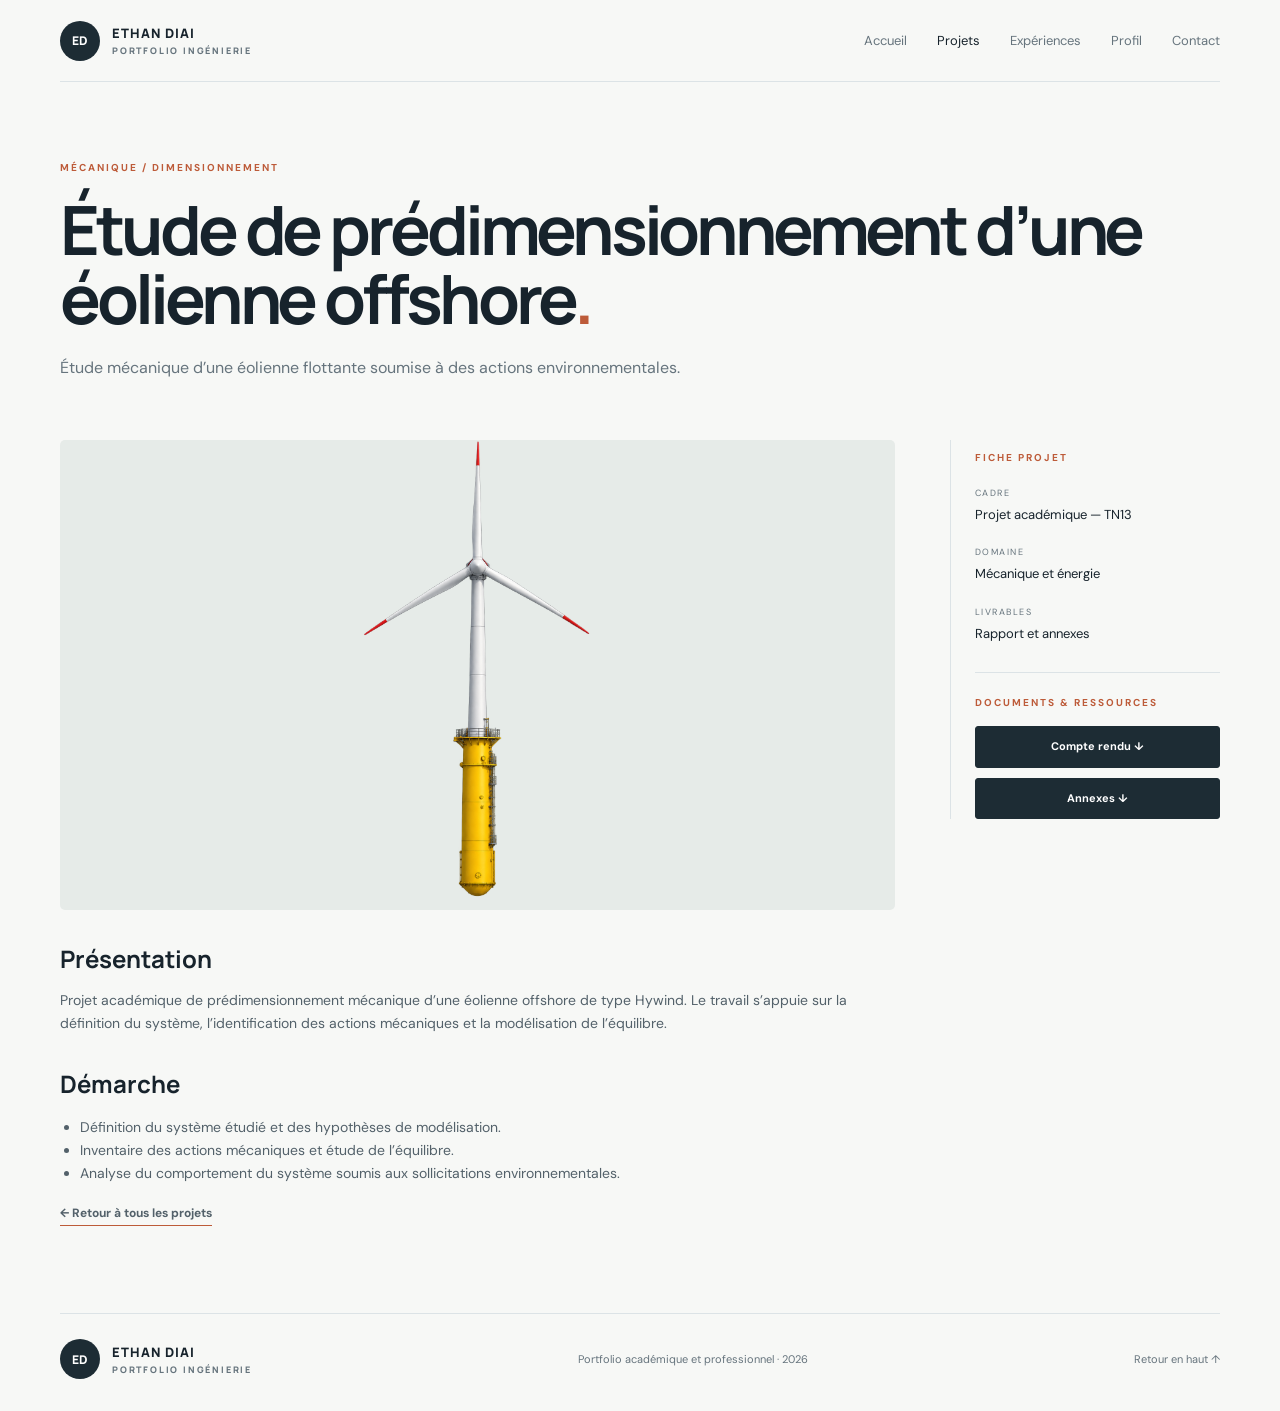
<file: projets/tn13.html>
<!doctype html>
<html lang="fr">

<head>
    <meta charset="utf-8">
    <meta name="viewport" content="width=device-width,initial-scale=1">
    <meta name="description"
        content="Portfolio académique et professionnel d’Ethan DIAI, élève ingénieur en mécanique à l’UTC.">
    <title>Étude de prédimensionnement d’une éolienne offshore — Ethan DIAI</title>
    <link rel="stylesheet" href="../css/style.css">
    <script src="../js/main.js" defer></script>
</head>

<body><a class="skip-link" href="#contenu">Aller au contenu</a>
    <header class="site-header"><a class="brand" href="../index.html"><span class="brand-mark">ED</span><span
                class="brand-text">ETHAN DIAI <span>PORTFOLIO INGÉNIERIE</span></span></a><button class="menu-toggle"
            aria-expanded="false" aria-label="Ouvrir le menu">☰</button>
        <nav class="navigation" aria-label="Navigation principale"><a class="" href="../index.html">Accueil</a><a
                class="active" href="../projets.html">Projets</a><a class=""
                href="../experiences.html">Expériences</a><a class="" href="../profil.html">Profil</a><a class=""
                href="../contact.html">Contact</a></nav>
    </header>
    <main id="contenu">
        <section class="page-hero section-shell">
            <p class="eyebrow">Mécanique / Dimensionnement</p>
            <h1>Étude de prédimensionnement d’une éolienne offshore<span class="accent">.</span></h1>
            <p>Étude mécanique d’une éolienne flottante soumise à des actions environnementales.</p>
        </section>
        <section class="project-detail section-shell">
            <div class="detail-main">
                <div class="detail-visual"><img src="../assets/images/tn13-eolienne.png"
                        alt="Illustration du projet Étude de prédimensionnement d’une éolienne offshore"></div>
                <h2>Présentation</h2>
                <p>Projet académique de prédimensionnement mécanique d’une éolienne offshore de type Hywind. Le travail
                    s’appuie sur la définition du système, l’identification des actions mécaniques et la modélisation de
                    l’équilibre.</p>
                <h2>Démarche</h2>
                <ul>
                    <li>Définition du système étudié et des hypothèses de modélisation.</li>
                    <li>Inventaire des actions mécaniques et étude de l’équilibre.</li>
                    <li>Analyse du comportement du système soumis aux sollicitations environnementales.</li>
                </ul>
                <p><a class="text-link" href="../projets.html">← Retour à tous les projets</a></p>
            </div>
            <aside class="detail-sidebar">
                <p class="eyebrow">FICHE PROJET</p>
                <dl>
                    <dt>CADRE</dt>
                    <dd>Projet académique — TN13</dd>
                    <dt>DOMAINE</dt>
                    <dd>Mécanique et énergie</dd>
                    <dt>LIVRABLES</dt>
                    <dd>Rapport et annexes</dd>
                </dl>
                <div class="sidebar-resources">
                    <p class="eyebrow">DOCUMENTS & RESSOURCES</p><a class="button button-dark resource-button"
                        href="../assets/documents/TN13-rapport-predimensionnement.pdf" target="_blank"rel="noopener noreferrer">Compte rendu ↓</a><a class="button button-dark resource-button"
                        href="../assets/documents/TN13-annexes.pdf" target="_blank"rel="noopener noreferrer">Annexes ↓</a>
                </div>
            </aside>
        </section>
    </main>
    <footer class="site-footer section-shell"><a class="brand" href="../index.html"><span
                class="brand-mark">ED</span><span class="brand-text">ETHAN DIAI <span>PORTFOLIO
                    INGÉNIERIE</span></span></a>
        <p>Portfolio académique et professionnel · <span id="year">2026</span></p><a class="back-top"
            href="#contenu">Retour en haut ↑</a>
    </footer>
</body>

</html>
</file>
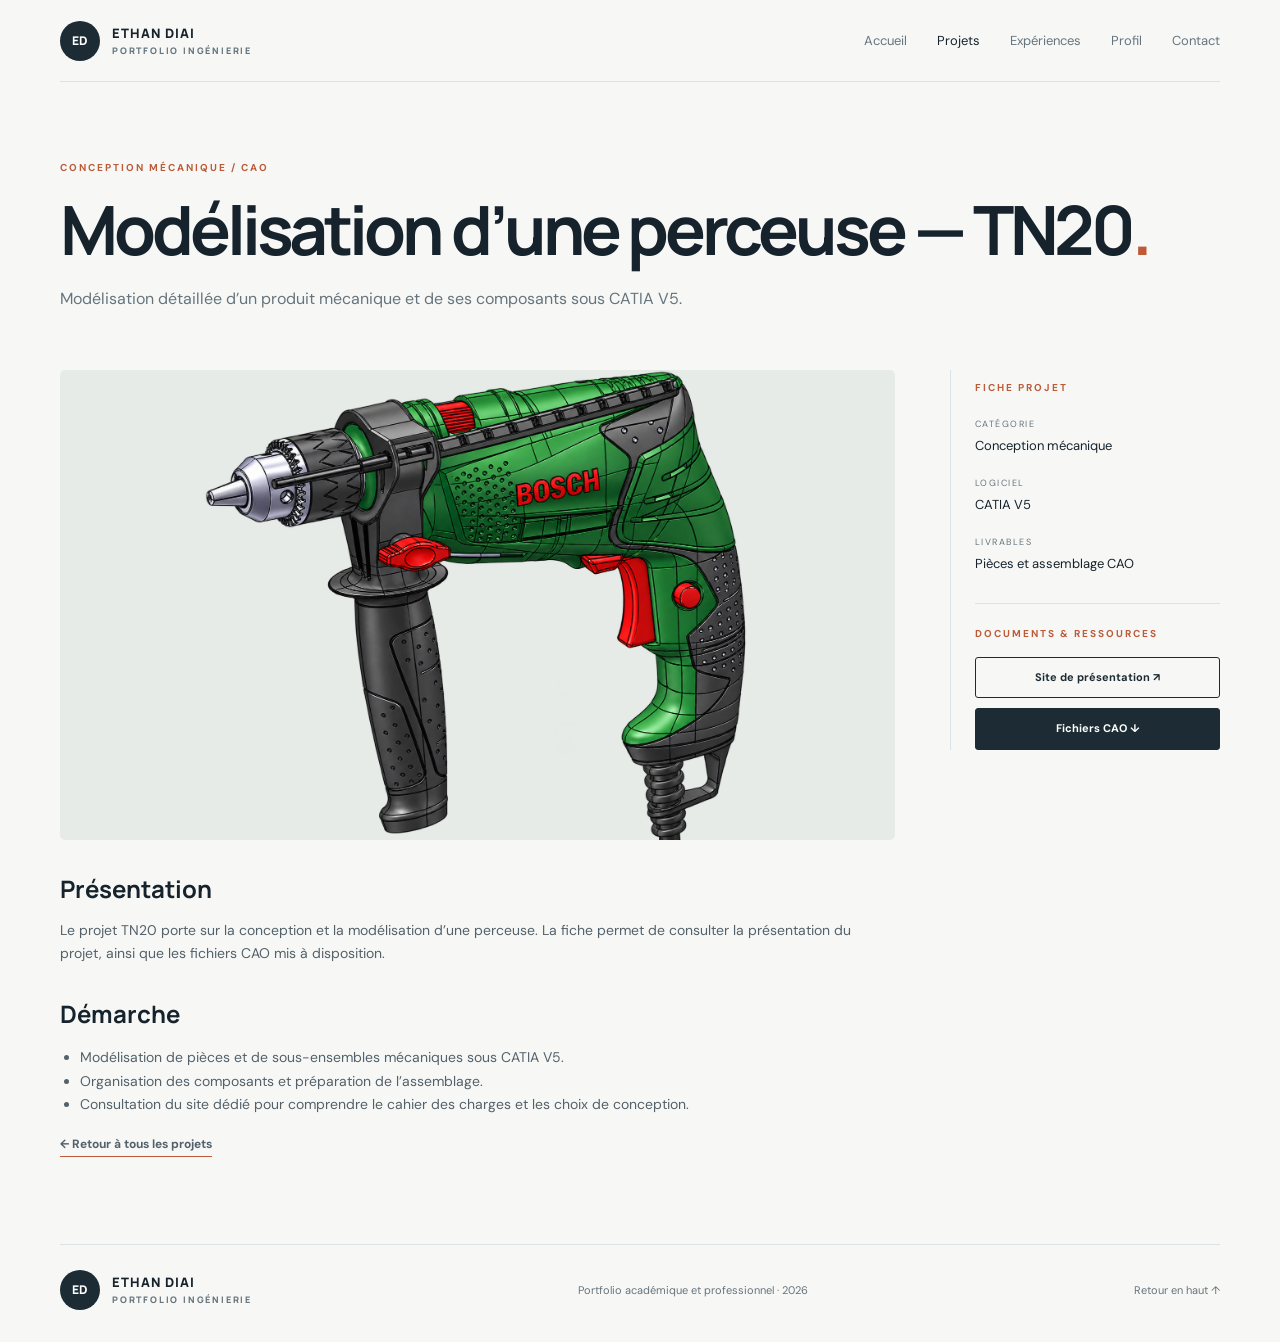
<file: projets/tn20.html>
<!doctype html>
<html lang="fr">

<head>
    <meta charset="utf-8">
    <meta name="viewport" content="width=device-width,initial-scale=1">
    <meta name="description"
        content="Portfolio académique et professionnel d’Ethan DIAI, élève ingénieur en mécanique à l’UTC.">
    <title>Modélisation d’une perceuse — TN20 — Ethan DIAI</title>
    <link rel="stylesheet" href="../css/style.css">
    <script src="../js/main.js" defer></script>
</head>

<body><a class="skip-link" href="#contenu">Aller au contenu</a>
    <header class="site-header"><a class="brand" href="../index.html"><span class="brand-mark">ED</span><span
                class="brand-text">ETHAN DIAI <span>PORTFOLIO INGÉNIERIE</span></span></a><button class="menu-toggle"
            aria-expanded="false" aria-label="Ouvrir le menu">☰</button>
        <nav class="navigation" aria-label="Navigation principale"><a class="" href="../index.html">Accueil</a><a
                class="active" href="../projets.html">Projets</a><a class=""
                href="../experiences.html">Expériences</a><a class="" href="../profil.html">Profil</a><a class=""
                href="../contact.html">Contact</a></nav>
    </header>
    <main id="contenu">
        <section class="page-hero section-shell">
            <p class="eyebrow">Conception mécanique / CAO</p>
            <h1>Modélisation d’une perceuse — TN20<span class="accent">.</span></h1>
            <p>Modélisation détaillée d’un produit mécanique et de ses composants sous CATIA V5.</p>
        </section>
        <section class="project-detail section-shell">
            <div class="detail-main">
                <div class="detail-visual"><img src="../assets/images/tn20.png"
                        alt="Illustration du projet Modélisation d’une perceuse — TN20"></div>
                <h2>Présentation</h2>
                <p>Le projet TN20 porte sur la conception et la modélisation d’une perceuse. La fiche permet de
                    consulter la présentation du projet, ainsi que les fichiers CAO mis à disposition.</p>
                <h2>Démarche</h2>
                <ul>
                    <li>Modélisation de pièces et de sous-ensembles mécaniques sous CATIA V5.</li>
                    <li>Organisation des composants et préparation de l’assemblage.</li>
                    <li>Consultation du site dédié pour comprendre le cahier des charges et les choix de conception.
                    </li>
                </ul>
                <p><a class="text-link" href="../projets.html">← Retour à tous les projets</a></p>
            </div>
            <aside class="detail-sidebar">
                <p class="eyebrow">FICHE PROJET</p>
                <dl>
                    <dt>CATÉGORIE</dt>
                    <dd>Conception mécanique</dd>
                    <dt>LOGICIEL</dt>
                    <dd>CATIA V5</dd>
                    <dt>LIVRABLES</dt>
                    <dd>Pièces et assemblage CAO</dd>
                </dl>
                <div class="sidebar-resources">
                    <p class="eyebrow">DOCUMENTS & RESSOURCES</p><a class="button button-outline resource-button"
                        href="https://sites.google.com/view/projet-tn20-diai-seneclauze/home?authuser=0" target="_blank"
                        rel="noopener noreferrer">Site de présentation ↗</a><a
                        class="button button-dark resource-button" href="../assets/documents/TN20-fichiers-CAO.zip"
                        download>Fichiers CAO ↓</a>
                        
                </div>
            </aside>
        </section>
    </main>
    <footer class="site-footer section-shell"><a class="brand" href="../index.html"><span
                class="brand-mark">ED</span><span class="brand-text">ETHAN DIAI <span>PORTFOLIO
                    INGÉNIERIE</span></span></a>
        <p>Portfolio académique et professionnel · <span id="year">2026</span></p><a class="back-top"
            href="#contenu">Retour en haut ↑</a>
    </footer>
</body>

</html>
</file>
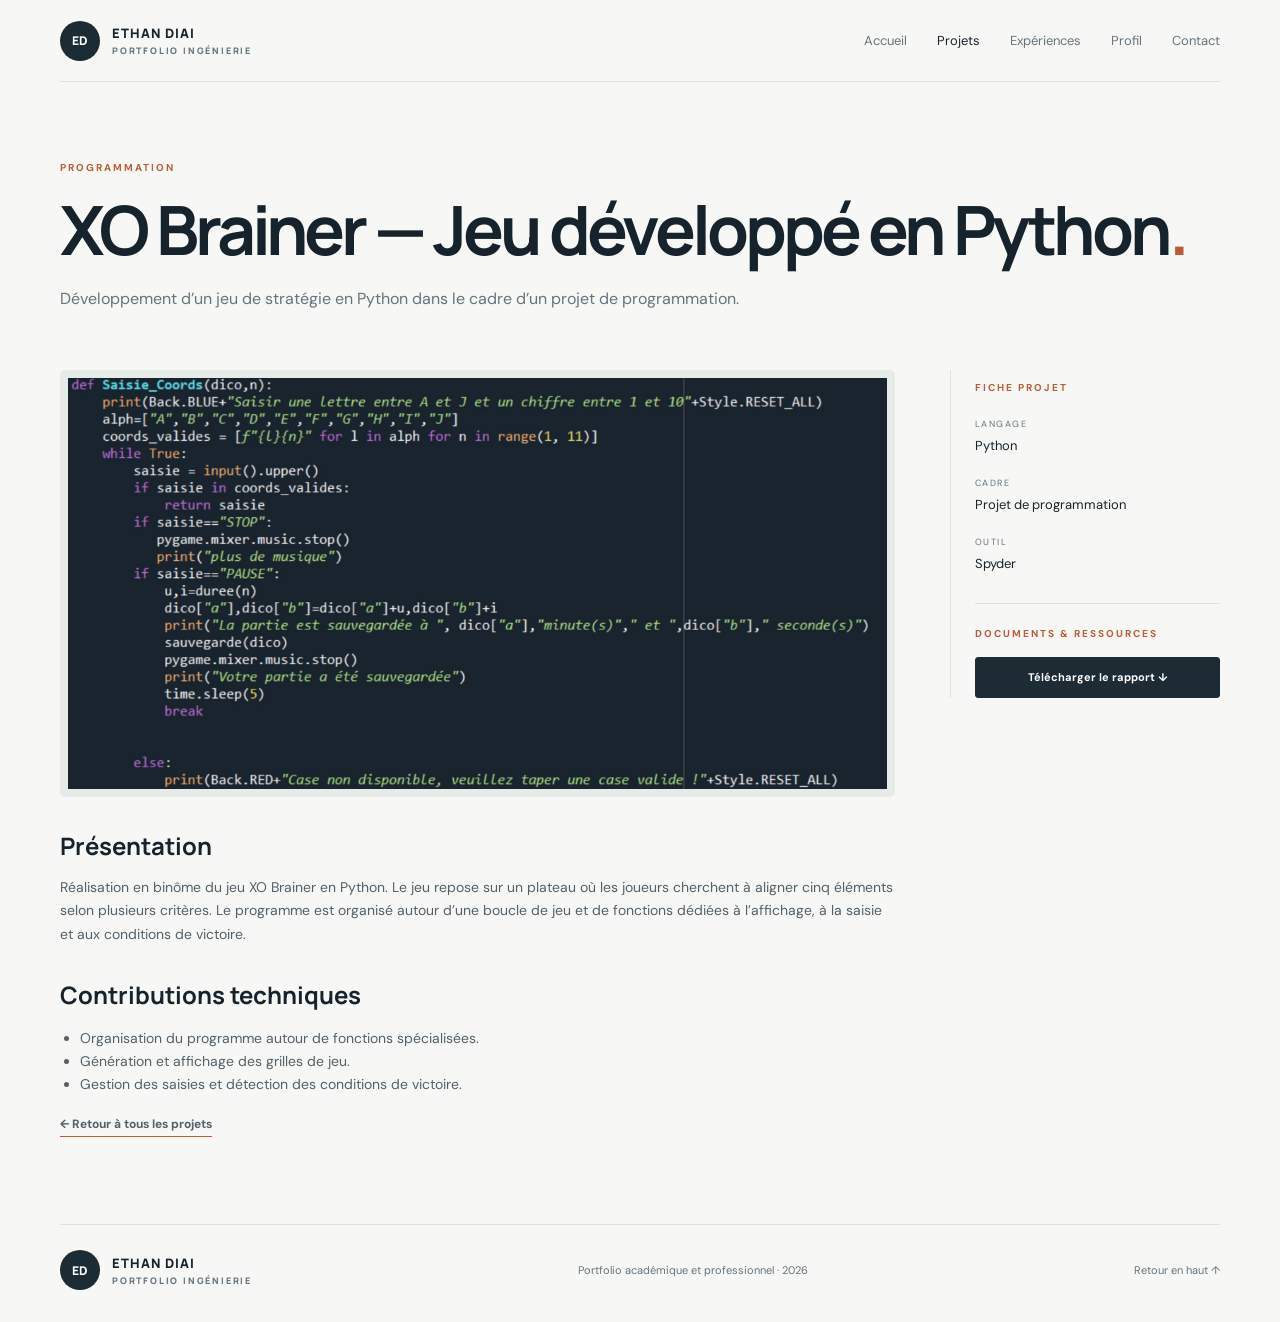
<file: projets/xo-brainer.html>
<!doctype html><html lang="fr"><head><meta charset="utf-8"><meta name="viewport" content="width=device-width,initial-scale=1"><meta name="description" content="Portfolio académique et professionnel d’Ethan DIAI, élève ingénieur en mécanique à l’UTC."><title>XO Brainer — Jeu développé en Python — Ethan DIAI</title><link rel="stylesheet" href="../css/style.css"><script src="../js/main.js" defer></script></head><body><a class="skip-link" href="#contenu">Aller au contenu</a><header class="site-header"><a class="brand" href="../index.html"><span class="brand-mark">ED</span><span class="brand-text">ETHAN DIAI <span>PORTFOLIO INGÉNIERIE</span></span></a><button class="menu-toggle" aria-expanded="false" aria-label="Ouvrir le menu">☰</button><nav class="navigation" aria-label="Navigation principale"><a class="" href="../index.html">Accueil</a><a class="active" href="../projets.html">Projets</a><a class="" href="../experiences.html">Expériences</a><a class="" href="../profil.html">Profil</a><a class="" href="../contact.html">Contact</a></nav></header><main id="contenu"><section class="page-hero section-shell"><p class="eyebrow">Programmation</p><h1>XO Brainer — Jeu développé en Python<span class="accent">.</span></h1><p>Développement d’un jeu de stratégie en Python dans le cadre d’un projet de programmation.</p></section><section class="project-detail section-shell"><div class="detail-main"><div class="detail-visual"><img src="../assets/images/xo-brainer.jpg" alt="Illustration du projet XO Brainer — Jeu développé en Python"></div><h2>Présentation</h2><p>Réalisation en binôme du jeu XO Brainer en Python. Le jeu repose sur un plateau où les joueurs cherchent à aligner cinq éléments selon plusieurs critères. Le programme est organisé autour d’une boucle de jeu et de fonctions dédiées à l’affichage, à la saisie et aux conditions de victoire.</p><h2>Contributions techniques</h2><ul><li>Organisation du programme autour de fonctions spécialisées.</li><li>Génération et affichage des grilles de jeu.</li><li>Gestion des saisies et détection des conditions de victoire.</li></ul><p><a class="text-link" href="../projets.html">← Retour à tous les projets</a></p></div><aside class="detail-sidebar"><p class="eyebrow">FICHE PROJET</p><dl><dt>LANGAGE</dt><dd>Python</dd><dt>CADRE</dt><dd>Projet de programmation</dd><dt>OUTIL</dt><dd>Spyder</dd></dl><div class="sidebar-resources"><p class="eyebrow">DOCUMENTS & RESSOURCES</p><a class="button button-dark resource-button" href="../assets/documents/XO-Brainer-rapport.pdf" download>Télécharger le rapport ↓</a></div></aside></section></main><footer class="site-footer section-shell"><a class="brand" href="../index.html"><span class="brand-mark">ED</span><span class="brand-text">ETHAN DIAI <span>PORTFOLIO INGÉNIERIE</span></span></a><p>Portfolio académique et professionnel · <span id="year">2026</span></p><a class="back-top" href="#contenu">Retour en haut ↑</a></footer></body></html>
</file>
<file: css/style.css>
@import url('https://fonts.googleapis.com/css2?family=DM+Sans:wght@400;500;600;700&family=Manrope:wght@400;500;600;700;800&display=swap');
:root{--ink:#17232c;--muted:#66747d;--line:#dce3e6;--paper:#f7f8f6;--white:#fff;--accent:#bd5b39;--soft:#e8eeeb;--dark:#1d2c34}*{box-sizing:border-box}html{scroll-behavior:smooth}body{margin:0;background:var(--paper);color:var(--ink);font-family:'DM Sans',sans-serif;line-height:1.65}a{color:inherit}img{max-width:100%;display:block}.section-shell{width:min(1160px,calc(100% - 48px));margin-inline:auto}.site-header{height:82px;display:flex;align-items:center;justify-content:space-between;width:min(1160px,calc(100% - 48px));margin:auto;border-bottom:1px solid var(--line)}.brand{text-decoration:none;display:flex;align-items:center;gap:12px;font:800 13px Manrope,sans-serif;letter-spacing:.08em}.brand-mark{display:grid;place-items:center;width:40px;height:40px;background:var(--dark);color:white;border-radius:50%;font-size:12px;letter-spacing:0}.brand-text span{display:block;color:var(--muted);font-size:9px;letter-spacing:.2em;margin-top:2px}.navigation{display:flex;gap:30px}.navigation a{text-decoration:none;color:var(--muted);font-size:13px}.navigation a:hover,.navigation a.active{color:var(--ink)}.menu-toggle{display:none;background:none;border:0;font-size:24px}.hero{padding:90px 0 76px;display:grid;grid-template-columns:1.15fr .85fr;gap:70px;align-items:center}.eyebrow{font-size:10px;letter-spacing:.2em;font-weight:700;color:var(--accent);text-transform:uppercase}.hero h1,.page-hero h1{font:700 clamp(44px,7vw,82px)/1.02 Manrope,sans-serif;letter-spacing:-.06em;margin:18px 0 22px}.accent{color:var(--accent)}.hero p,.page-hero>p:last-child{max-width:650px;color:var(--muted);font-size:16px}.hero-image{border-radius:8px;overflow:hidden;background:#e6eae7;min-height:330px}.hero-image img{width:100%;height:370px;object-fit:contain;padding:12px}.button{display:inline-flex;align-items:center;gap:16px;padding:13px 18px;text-decoration:none;font-size:12px;font-weight:700;border:1px solid var(--dark);border-radius:3px}.button-dark{background:var(--dark);color:white}.button-light{background:white;color:var(--dark);border-color:white}.text-link{font-size:12px;font-weight:700;text-decoration:none;border-bottom:1px solid var(--accent);padding-bottom:4px}.hero-actions{display:flex;align-items:center;gap:24px;flex-wrap:wrap;margin-top:30px}.section{padding:62px 0}.section-head{display:flex;align-items:end;justify-content:space-between;gap:24px;margin-bottom:28px}.section h2,.section-head h2,.profile-layout h2,.contact-layout h2{font:700 clamp(27px,4vw,42px)/1.15 Manrope,sans-serif;letter-spacing:-.04em;margin:8px 0}.muted{color:var(--muted)}.project-grid{display:grid;grid-template-columns:repeat(3,minmax(0,1fr));gap:18px}.project-card{display:block;text-decoration:none;background:white;border:1px solid var(--line);transition:transform .2s,border-color .2s;overflow:hidden}.project-card:hover{transform:translateY(-3px);border-color:#aeb9bd}.project-card img{width:100%;height:205px;object-fit:contain;padding:10px;background:#e7ece9}.project-card-info{padding:18px;display:flex;justify-content:space-between;gap:10px;align-items:center}.project-card h3{font:700 17px Manrope,sans-serif;margin:0 0 5px}.project-card p{margin:0;font-size:12px;color:var(--muted)}.arrow-circle{display:grid;place-items:center;border:1px solid var(--line);border-radius:50%;width:34px;height:34px;flex:none}.skill-row{display:flex;gap:10px;flex-wrap:wrap;margin-top:22px}.skill{border:1px solid var(--line);background:white;padding:9px 13px;font-size:12px}.cta{background:var(--dark);color:white;padding:34px;display:flex;align-items:center;justify-content:space-between;gap:24px;margin:55px auto}.cta h2{font:700 28px/1.2 Manrope;margin:0}.site-footer{border-top:1px solid var(--line);padding:25px 0 32px;display:flex;align-items:center;justify-content:space-between;gap:20px;font-size:11px;color:var(--muted)}.site-footer .brand{color:var(--ink)}.back-top{text-decoration:none}.page-hero{padding:68px 0 42px}.page-hero h1{font-size:clamp(42px,6vw,68px)}.page-hero>p:last-child{max-width:760px}.filters{display:flex;gap:8px;flex-wrap:wrap;margin:10px 0 26px}.filter-btn{padding:9px 13px;background:transparent;border:1px solid var(--line);font:inherit;font-size:12px;cursor:pointer}.filter-btn.active,.filter-btn:hover{background:var(--dark);color:white;border-color:var(--dark)}.project-detail{display:grid;grid-template-columns:minmax(0,1fr) 270px;gap:55px;padding-bottom:75px}.detail-main h2{font:700 24px Manrope;margin:32px 0 10px}.detail-main p,.detail-main li{font-size:14px;color:#53616a}.detail-main ul{padding-left:20px}.detail-visual{width:100%;max-height:470px;overflow:hidden;background:#e6ebe8;border-radius:5px;margin-bottom:25px}.detail-visual img{width:100%;max-height:470px;object-fit:contain}.detail-sidebar{border-left:1px solid var(--line);padding-left:24px}.detail-sidebar dl{margin:20px 0}.detail-sidebar dt{font-size:9px;letter-spacing:.16em;color:var(--muted);margin-top:20px}.detail-sidebar dd{margin:3px 0;font-size:13px}.download-list{list-style:none;padding:0!important;margin:18px 0}.download-list li{border-top:1px solid var(--line);padding:13px 0;display:flex;justify-content:space-between;gap:14px;align-items:center}.download-list a{font-size:13px;font-weight:700;color:var(--ink);text-decoration:none}.download-list a:hover{color:var(--accent)}.file-note{font-size:11px!important;color:var(--muted)!important}.profile-layout,.contact-layout{display:grid;grid-template-columns:1.2fr .8fr;gap:70px;padding-bottom:75px}.profile-block{border-top:1px solid var(--line);padding:18px 0}.profile-block h3{font:700 15px Manrope;margin:0 0 7px}.profile-block p{font-size:13px;color:var(--muted);margin:0}.cv-panel{background:white;border:1px solid var(--line);padding:28px}.cv-panel h2{font-size:27px}.contact-list{border-top:1px solid var(--line)}.contact-row{display:flex;justify-content:space-between;gap:20px;padding:20px 0;border-bottom:1px solid var(--line);text-decoration:none;font-size:13px}.contact-row span:first-child{color:var(--muted)}.notice{background:#edf0ed;padding:14px 16px;font-size:12px;color:#53616a;margin-top:20px}.experience-banner{display:grid;grid-template-columns:1fr 1fr;gap:36px;align-items:center;margin-bottom:36px}.experience-banner img{width:100%;height:320px;object-fit:contain;padding:12px;background:#e3e8e5;border-radius:5px}.experience-banner h2{font:700 32px Manrope;line-height:1.15}.skip-link{position:absolute;left:-999px}.skip-link:focus{left:10px;top:10px;background:white;padding:10px;z-index:10}@media(max-width:760px){.section-shell,.site-header{width:min(100% - 32px,1160px)}.site-header{height:70px}.menu-toggle{display:block}.navigation{display:none;position:absolute;top:70px;left:0;right:0;padding:20px 24px;background:var(--paper);border-bottom:1px solid var(--line);z-index:5;flex-direction:column;gap:18px}.navigation.open{display:flex}.hero{grid-template-columns:1fr;gap:32px;padding:58px 0}.hero-image{min-height:230px}.hero-image img{height:260px}.project-grid{grid-template-columns:repeat(2,minmax(0,1fr))}.project-card img{height:155px}.project-detail,.profile-layout,.contact-layout,.experience-banner{grid-template-columns:1fr;gap:28px}.detail-sidebar{border-left:0;border-top:1px solid var(--line);padding:20px 0 0}.section-head{align-items:start;flex-direction:column}.cta{align-items:flex-start;flex-direction:column}.site-footer{align-items:flex-start;flex-direction:column}.page-hero{padding-top:50px}}@media(max-width:480px){.project-grid{grid-template-columns:1fr}.project-card img{height:220px}.hero h1{font-size:52px}.contact-row{flex-direction:column;gap:4px}}

/* Ajustements de mise en page — version révisée */
.project-card[hidden]{display:none!important}
.filter-btn{border-radius:3px;transition:background .18s,color .18s,border-color .18s}
.detail-visual{display:flex;align-items:center;justify-content:center;padding:8px;min-height:180px}
.detail-visual img{width:100%;height:auto;max-height:470px;object-fit:contain}
.detail-sidebar{align-self:start}
.sidebar-resources{border-top:1px solid var(--line);margin-top:28px;padding-top:22px;display:flex;flex-direction:column;align-items:stretch;gap:10px}
.sidebar-resources .eyebrow{margin:0 0 5px}
.resource-button{justify-content:center;text-align:center;width:100%;font-size:11px;line-height:1.4;padding:12px 13px}
.button-outline{background:transparent;color:var(--dark);border:1px solid var(--dark)}
.profile-intro{padding-bottom:30px}
.profile-intro .button{margin-top:12px}
.profile-columns{display:grid;grid-template-columns:minmax(0,1fr) minmax(0,1fr);gap:56px;padding-bottom:80px;align-items:start}
.profile-columns h2{font:700 clamp(27px,4vw,38px)/1.15 Manrope,sans-serif;letter-spacing:-.04em;margin:8px 0 26px}
.timeline{list-style:none;margin:0;padding:0 0 0 24px;border-left:1px solid #bdc8c9}
.timeline-item{position:relative;padding:0 0 30px 18px}
.timeline-item:last-child{padding-bottom:0}
.timeline-item:before{content:"";position:absolute;width:10px;height:10px;border-radius:50%;background:var(--accent);left:-30px;top:5px;border:3px solid var(--paper);box-shadow:0 0 0 1px var(--accent)}
.timeline-date{font-size:10px;letter-spacing:.12em;text-transform:uppercase;color:var(--accent);font-weight:700}
.timeline-item h3,.skill-group h3{font:700 15px Manrope,sans-serif;margin:7px 0}
.timeline-item p,.skill-group p{font-size:13px;color:var(--muted);margin:0}
.skills-panel{background:white;border:1px solid var(--line);padding:26px 28px;border-radius:5px}
.skill-group{padding:16px 0;border-top:1px solid var(--line)}
.skill-group:first-of-type{margin-top:4px}
.contact-cards-wrap{display:block;padding-bottom:80px}
.contact-intro{max-width:620px;margin-bottom:28px}
.contact-cards{display:grid;grid-template-columns:repeat(2,minmax(0,1fr));gap:18px}
.contact-card{min-height:155px;display:flex;flex-direction:column;align-items:flex-start;justify-content:space-between;padding:24px;background:white;border:1px solid var(--line);text-decoration:none;transition:transform .18s,border-color .18s}
.contact-card:hover{transform:translateY(-3px);border-color:#aeb9bd}
.contact-card-label{font-size:10px;letter-spacing:.18em;color:var(--accent);font-weight:700}
.contact-card strong{font:700 16px Manrope,sans-serif;overflow-wrap:anywhere}
.contact-card-action{font-size:12px;font-weight:700;border-bottom:1px solid var(--accent);padding-bottom:3px}
.contact-cv-link{margin-top:24px}
@media(max-width:760px){.profile-columns{grid-template-columns:1fr;gap:36px}.contact-cards{grid-template-columns:1fr}.experience-banner img{height:260px}.hero-image img{height:280px}.project-card img{object-fit:contain}}
</file>
